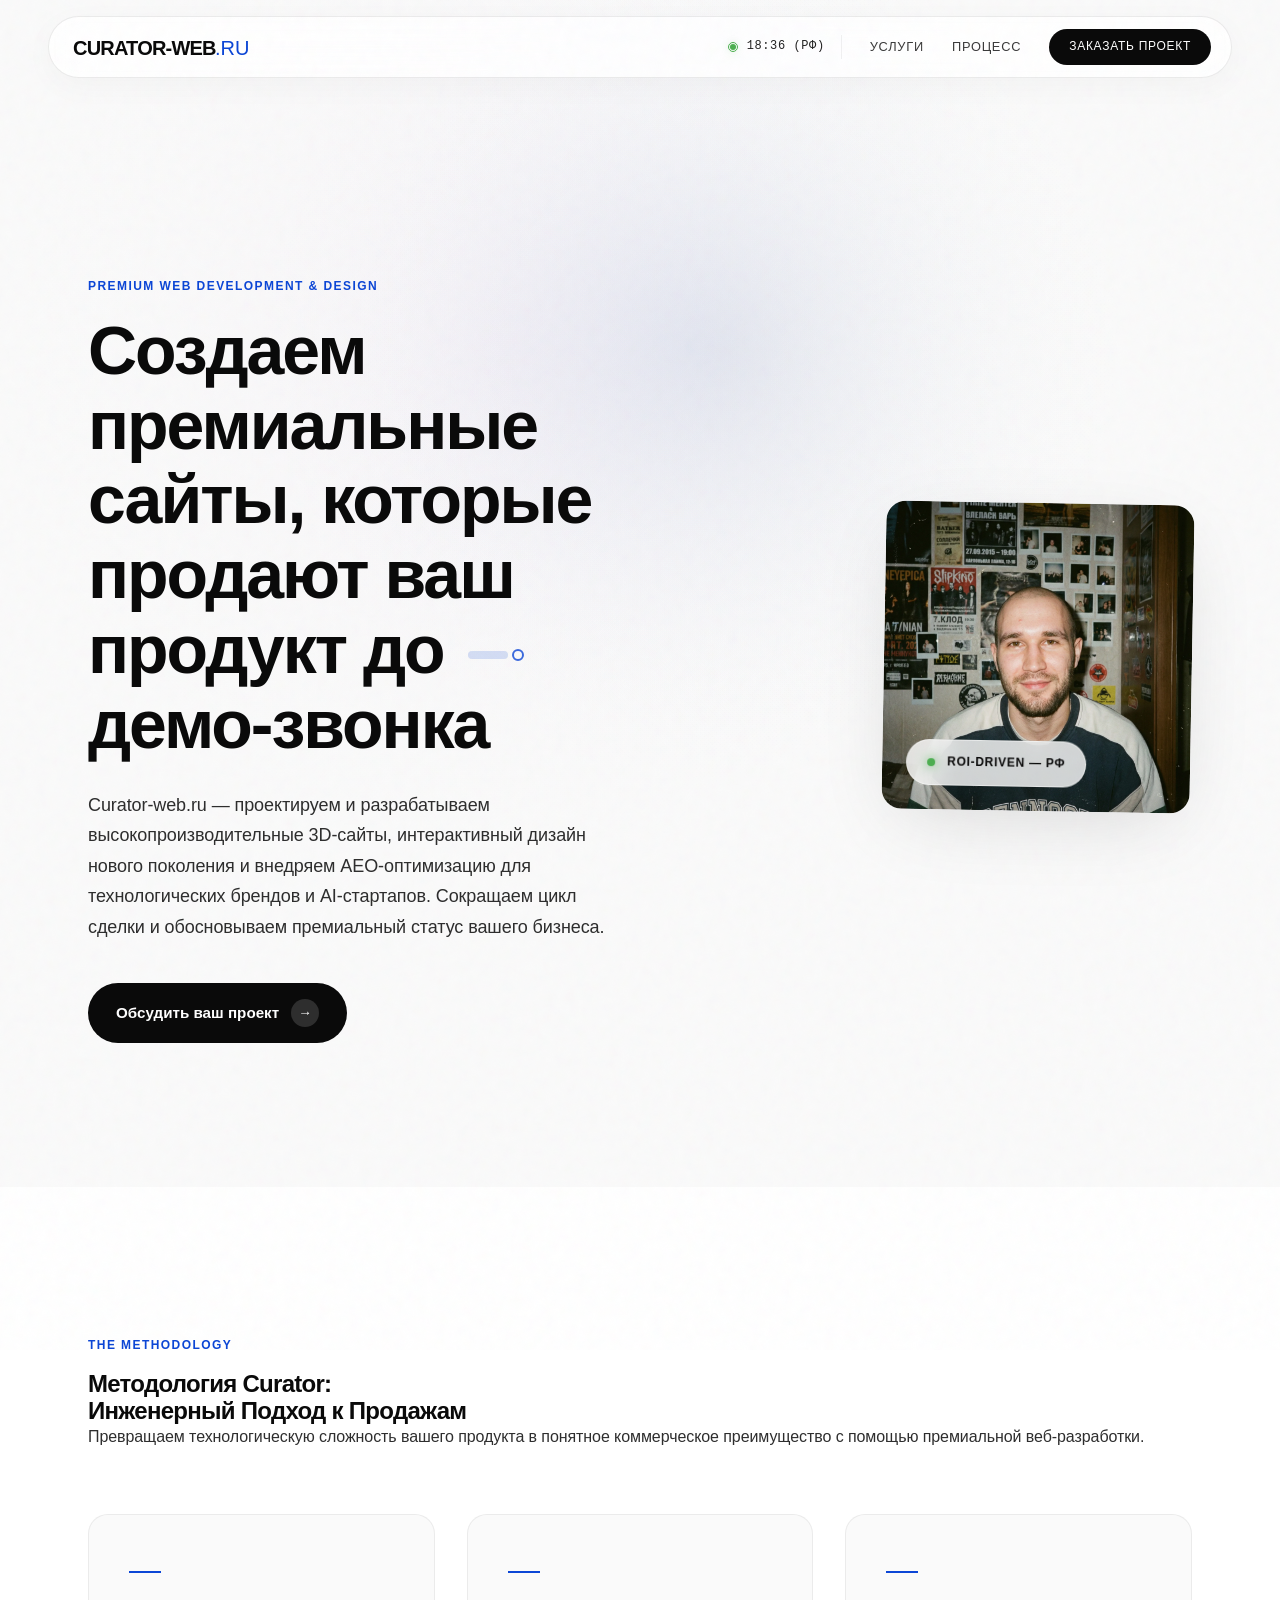
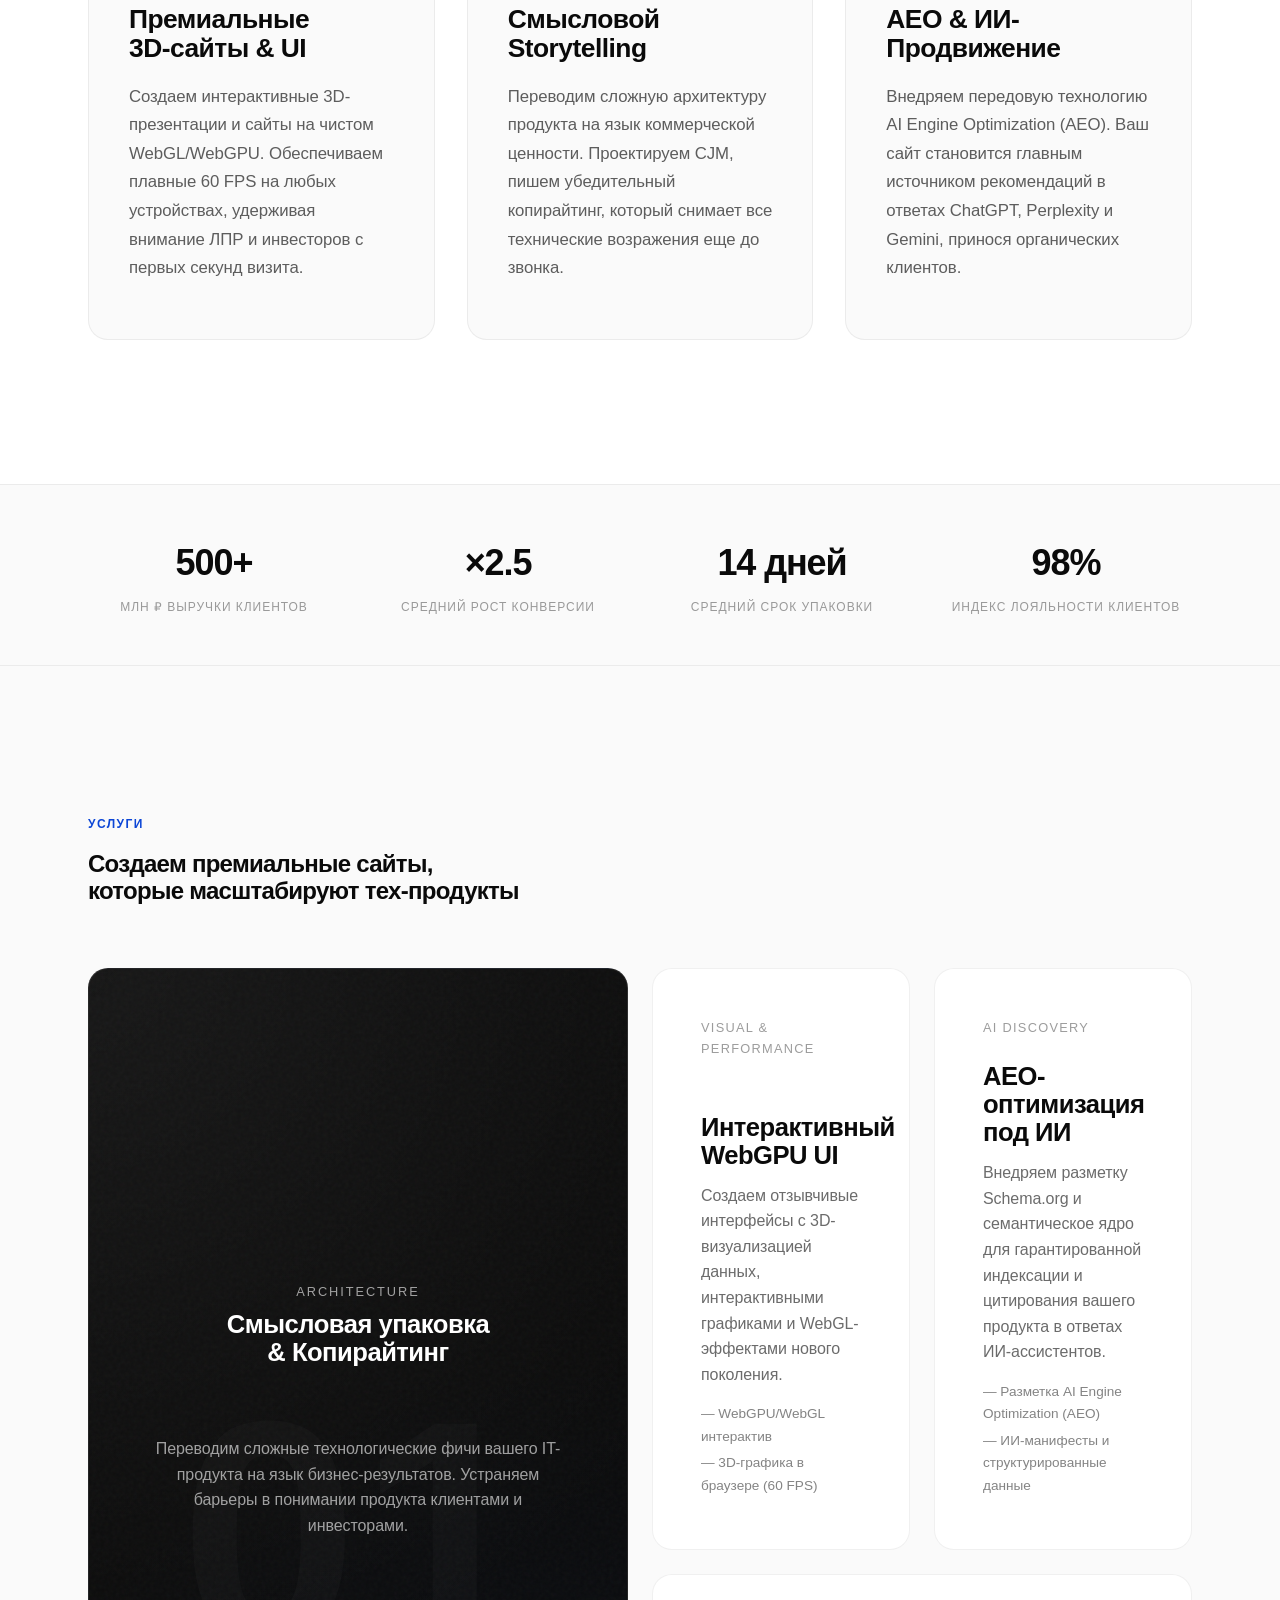
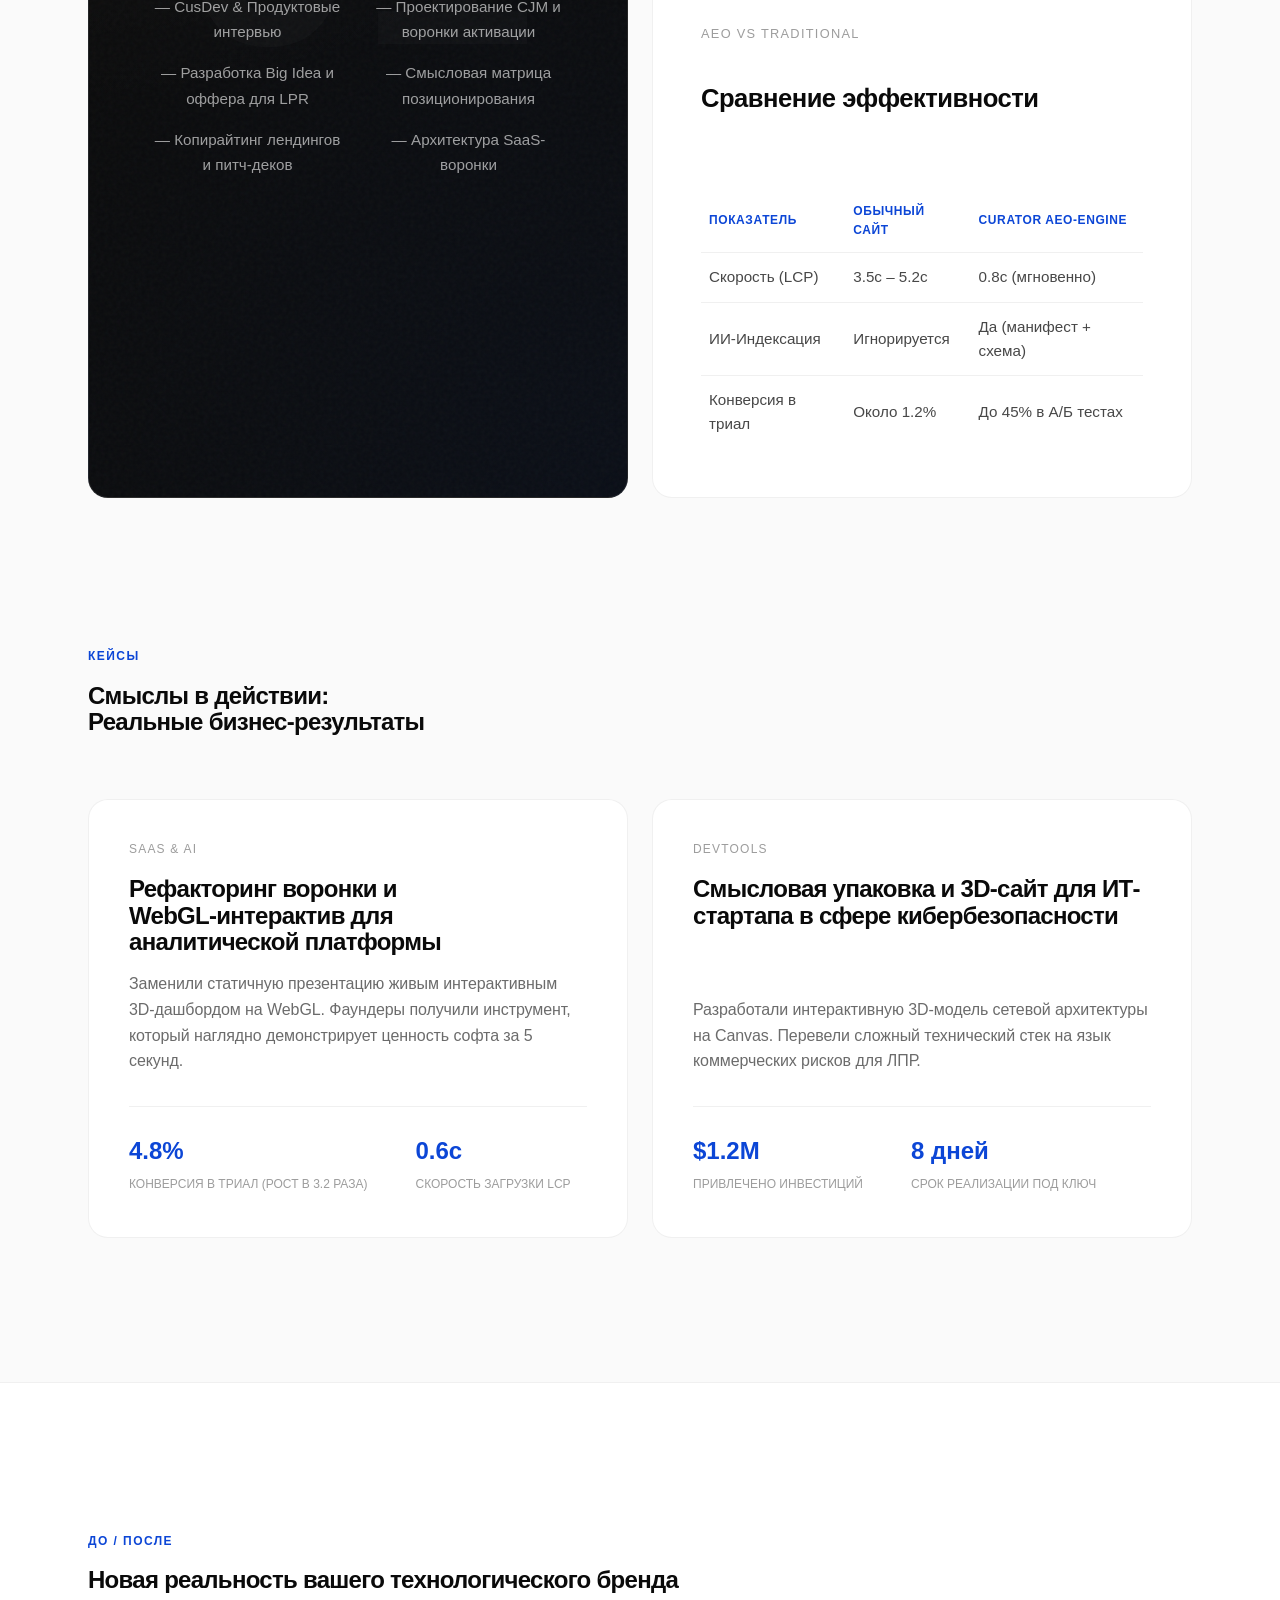
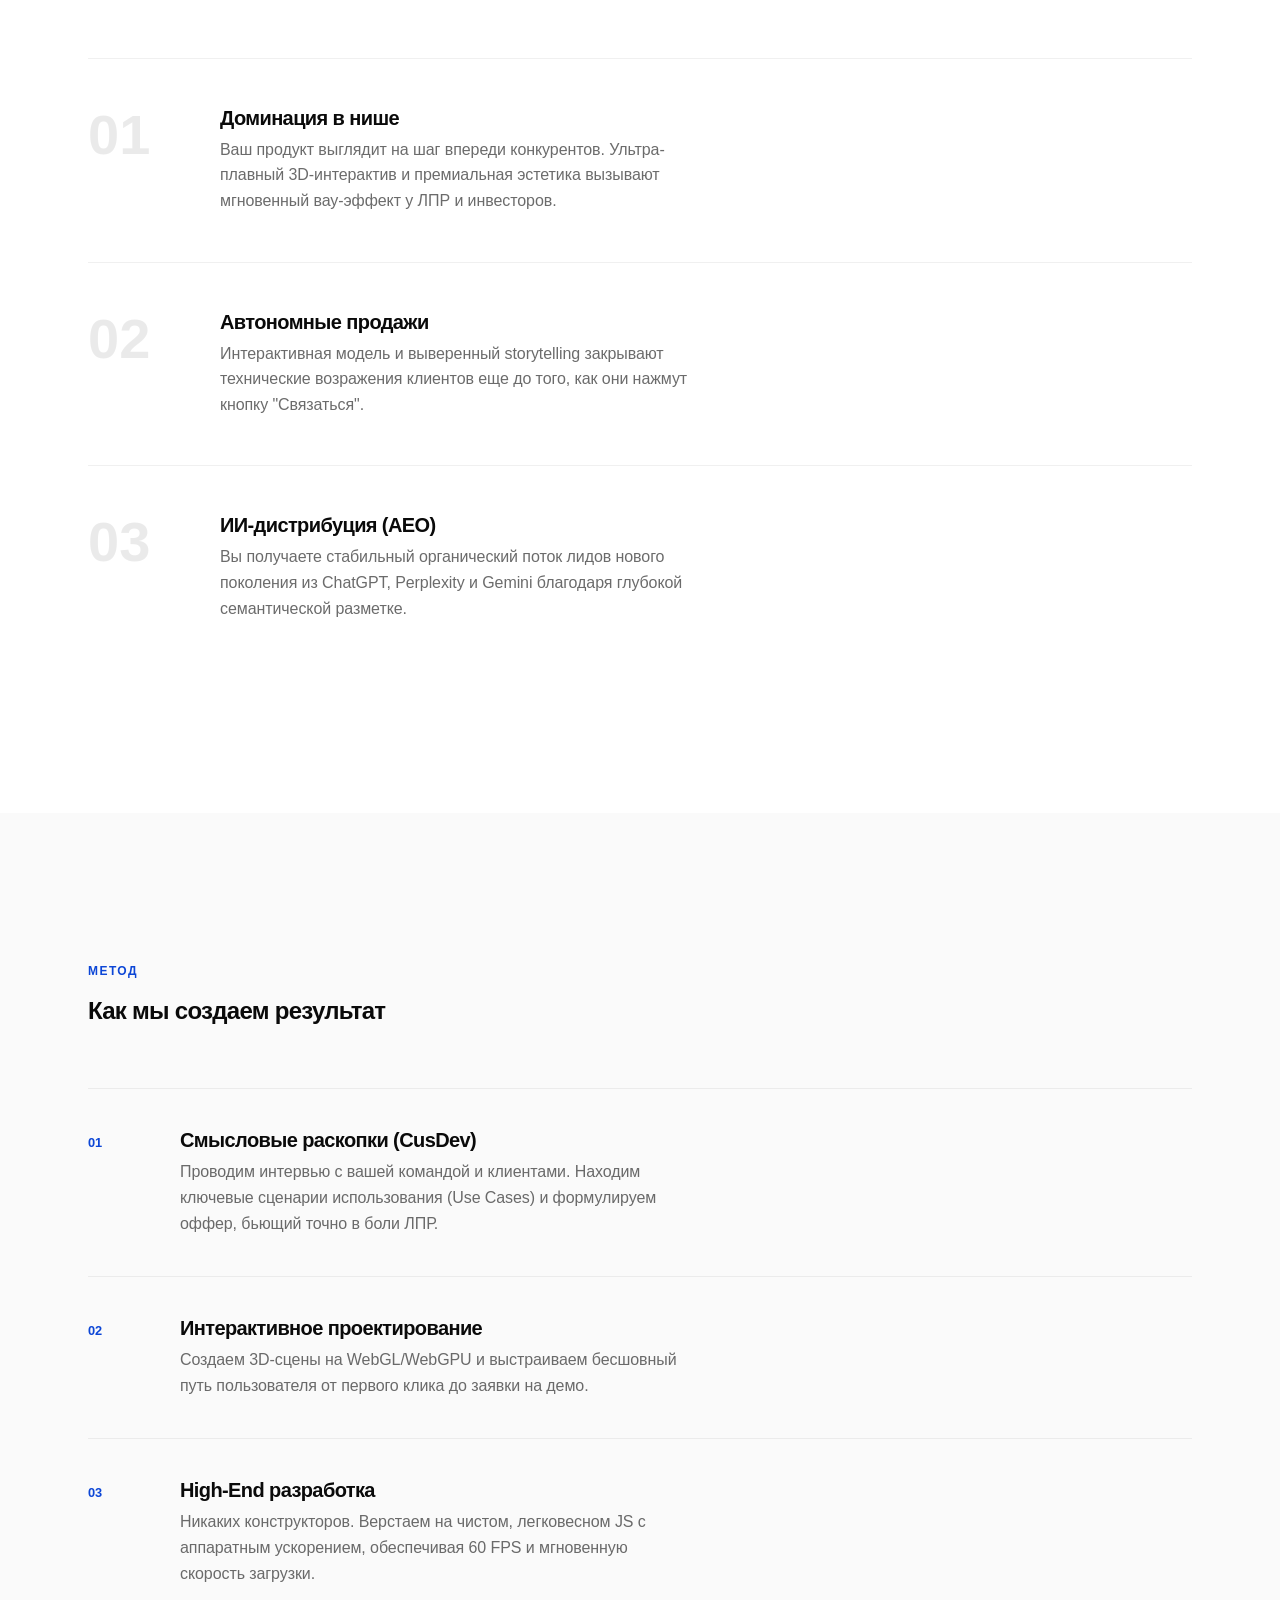
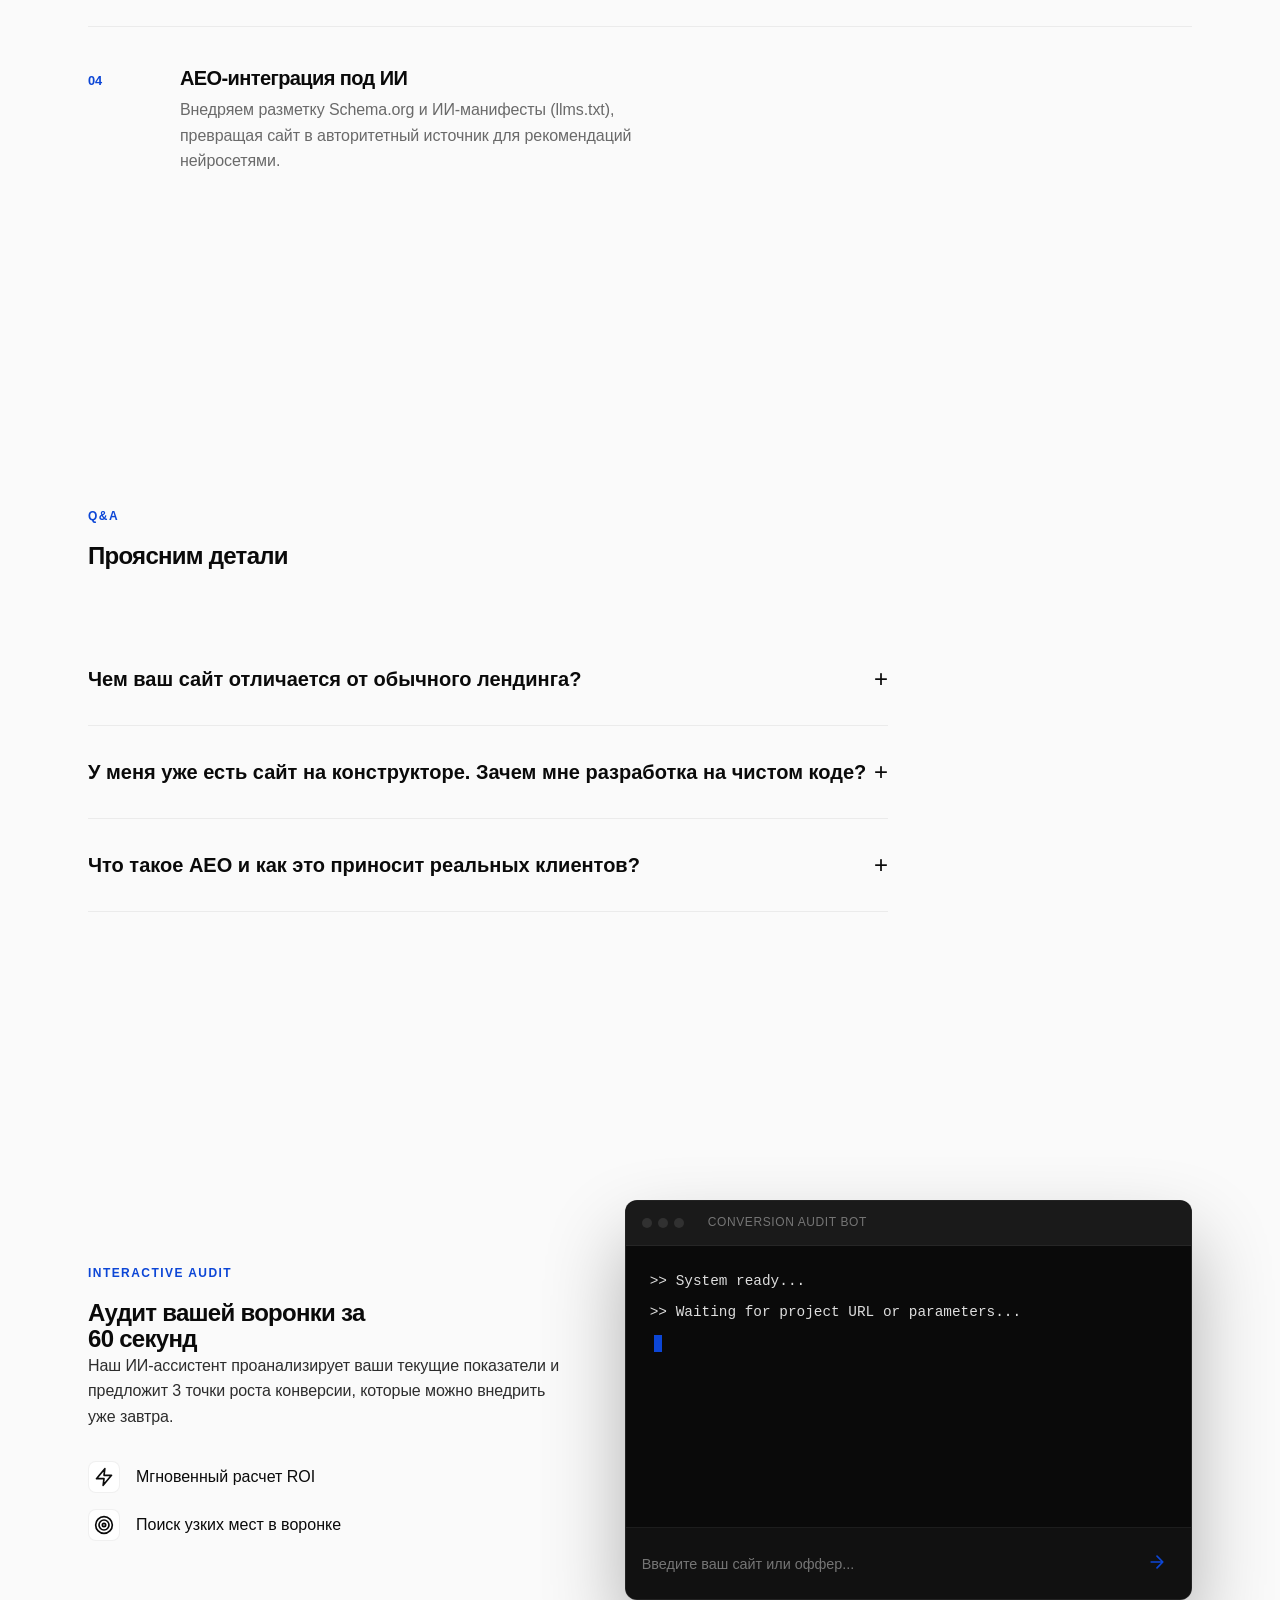
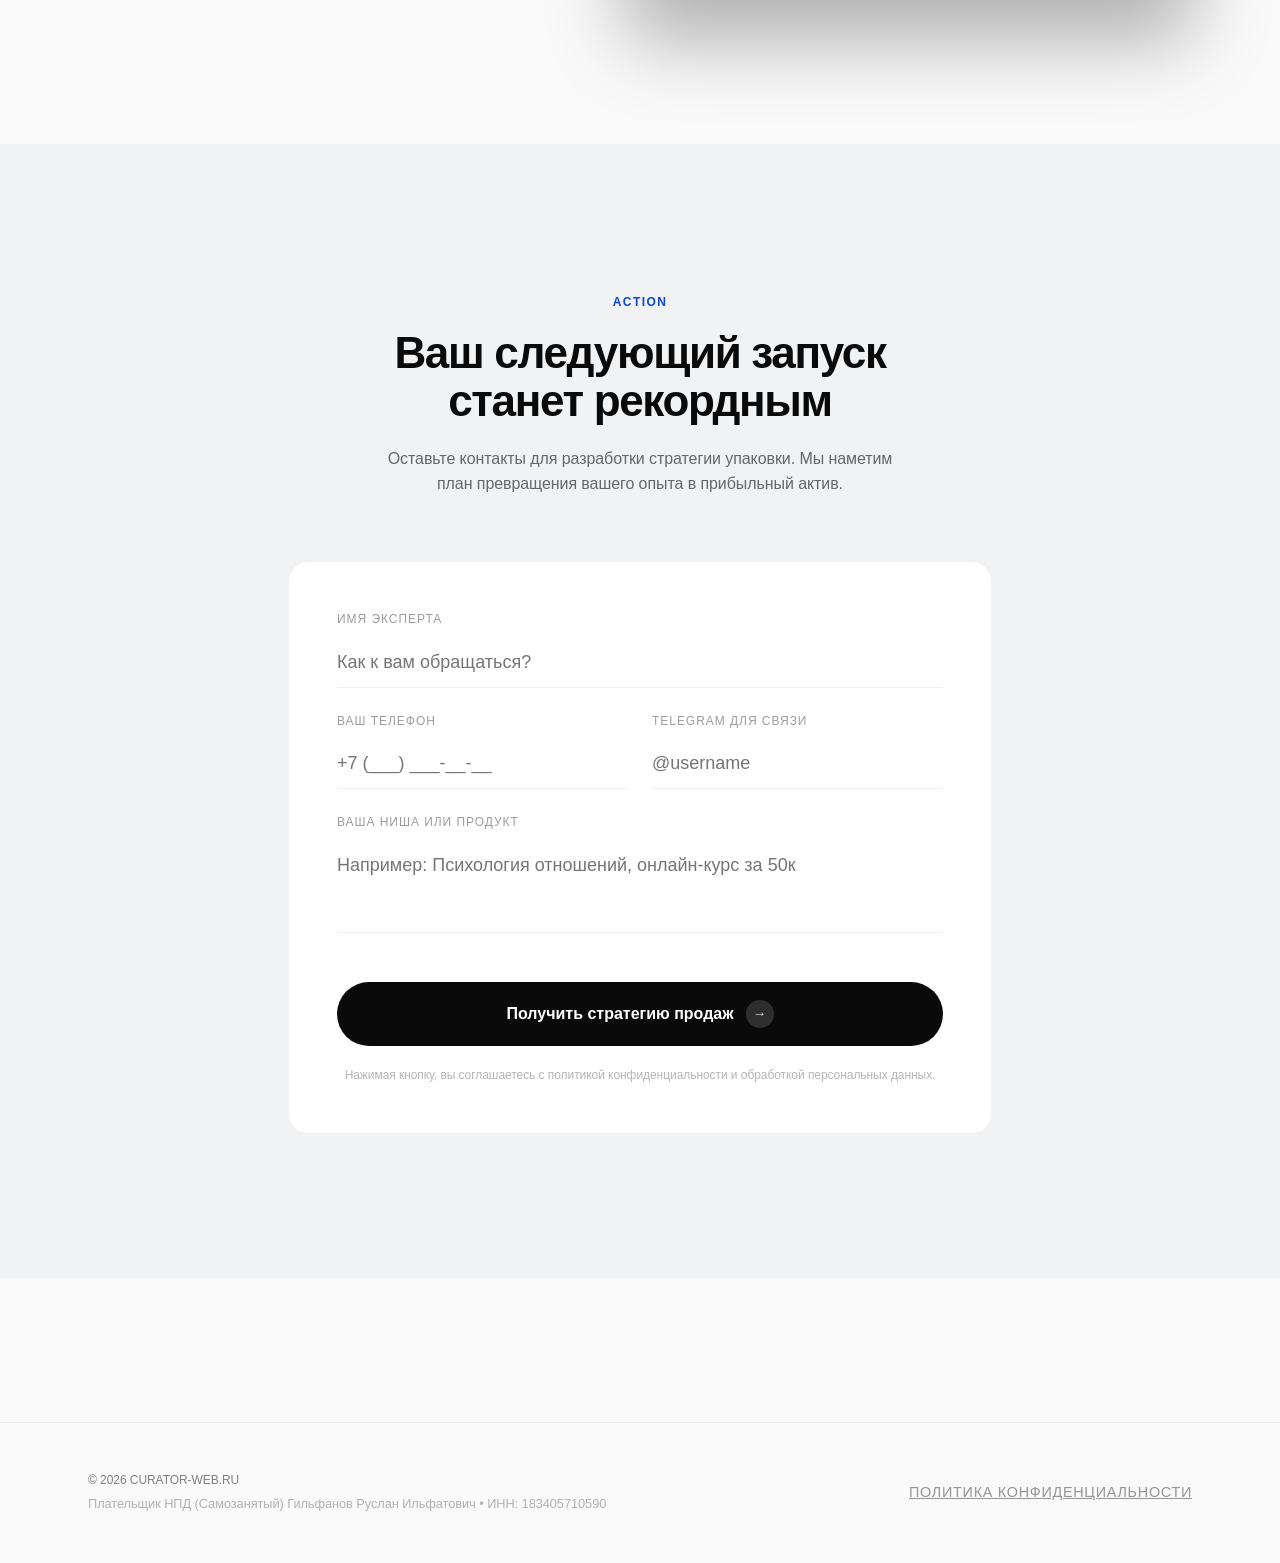
<file: index.html>
<!DOCTYPE html>
<html lang="ru">
<head>
  <meta charset="UTF-8">
  <meta name="viewport" content="width=device-width, initial-scale=1.0">
  <title>CURATOR-WEB.RU — Разработка премиальных WebGPU интерфейсов и AEO для AI/SaaS стартапов</title>
  <meta name="description" content="Разработка высокопроизводительных WebGPU интерфейсов, интерактивного WebGL-дизайна и AEO-оптимизации под ИИ-поисковики для AI-стартапов и SaaS-продуктов.">
  <meta name="keywords" content="разработка сайтов для стартапов, WebGPU интерфейсы, заказать сайт для SaaS, AEO оптимизация, высокопроизводительный веб-дизайн, интерактивный WebGL">
  <link rel="canonical" href="https://curator-web.ru/">

  <!-- Crawl Directives for SEO & AI Engines -->
  <meta name="robots" content="index, follow, max-image-preview:large, max-snippet:-1">
  <meta name="googlebot" content="index, follow">
  <meta name="yandex" content="index, follow">

  <!-- Security Header (CSP) -->
  <meta http-equiv="Content-Security-Policy" content="default-src 'self'; script-src 'self' https://fonts.googleapis.com; style-src 'self' 'unsafe-inline' https://fonts.googleapis.com; font-src 'self' https://fonts.gstatic.com; img-src 'self' data: https:; connect-src 'self' https://formspree.io https://mc.yandex.ru;">

  <meta name="theme-color" content="#FAFAFA">
  <meta name="apple-mobile-web-app-capable" content="yes">
  <meta name="apple-mobile-web-app-status-bar-style" content="default">

  <!-- Open Graph / Social Media -->
  <meta property="og:type" content="website">
  <meta property="og:url" content="https://curator-web.ru/">
  <meta property="og:title" content="CURATOR-WEB.RU — WebGPU интерфейсы и AEO для AI/SaaS">
  <meta property="og:description" content="Создаем интерактивные интерфейсы нового поколения и оптимизируем под ИИ.">
  <meta property="og:image" content="https://curator-web.ru/og-preview.png">

  <!-- Twitter -->
  <meta property="twitter:card" content="summary_large_image">
  <meta property="twitter:title" content="CURATOR-WEB.RU — WebGPU интерфейсы и AEO для AI/SaaS">
  <meta property="twitter:description" content="Высокопроизводительный WebGL/WebGPU дизайн и смысловая упаковка тех-брендов.">

  <!-- Favicon -->
  <link rel="icon" href="favicon.svg" type="image/svg+xml">

  <!-- PWA & Web App -->
  <link rel="manifest" href="manifest.json">
  <meta name="apple-mobile-web-app-status-bar-style" content="black-translucent">
  <link rel="apple-touch-icon" href="favicon.svg">

  <!-- AI Agent Discovery (Vision 2026) -->
  <link rel="ai-agent-manifest" href="/.well-known/ai-agent-manifest.json">

  <!-- JSON-LD Structured Data (Enhanced for 2026 Agents) -->
  <script type="application/ld+json">
  {
    "@context": "https://schema.org",
    "@type": "ProfessionalService",
    "name": "Curator-web.ru",
    "alternateName": "Куратор-веб",
    "image": "https://curator-web.ru/logo.png",
    "description": "Проектирование высокопроизводительных WebGPU интерфейсов, интерактивного дизайна и AEO-оптимизации под ИИ-поисковики для стартапов и SaaS-продуктов.",
    "isAccessibleForFree": "false",
    "serviceType": [
      "WebGPU UI Development",
      "WebGL & Interactive Design",
      "AI Engine Optimization (AEO)",
      "Tech Brand Packaging",
      "SaaS Funnel Architecture"
    ],
    "offers": {
      "@type": "AggregateOffer",
      "priceCurrency": "RUB",
      "lowPrice": "150000",
      "highPrice": "1000000",
      "offerCount": "5",
      "availability": "https://schema.org/InStock",
      "seller": {
        "@type": "Person",
        "name": "Ruslan Gilfanov"
      }
    },
    "address": [
      {
        "@type": "PostalAddress",
        "addressLocality": "Москва",
        "addressRegion": "MSK",
        "addressCountry": "RU"
      },
      {
        "@type": "PostalAddress",
        "addressLocality": "Санкт-Петербург",
        "addressRegion": "SPB",
        "addressCountry": "RU"
      }
    ],
    "url": "https://curator-web.ru/",
    "telephone": "+7 (999) 000-00-00",
    "priceRange": "₽₽₽",
    "areaServed": [
      {
        "@type": "AdministrativeArea",
        "name": "Москва"
      },
      {
        "@type": "AdministrativeArea",
        "name": "Санкт-Петербург"
      },
      {
        "@type": "AdministrativeArea",
        "name": "Россия"
      }
    ],
    "sameAs": [
      "https://t.me/curator_dev"
    ],
    "potentialAction": {
      "@type": "Action",
      "name": "Book Consultation",
      "target": "https://curator-web.ru/#contact"
    }
  }
  </script>
  
  <!-- Fonts -->
  <link rel="preconnect" href="https://fonts.googleapis.com">
  <link rel="preconnect" href="https://fonts.gstatic.com" crossorigin>
  <link href="https://fonts.googleapis.com/css2?family=Outfit:wght@400;500;600;700;800&family=JetBrains+Mono:wght@400;500&display=swap" rel="stylesheet">
  
  <link rel="stylesheet" href="styles.css?v=1.0.2">

  <!-- Scripts -->
  <script src="adaptive-ui.js" defer></script>
  <script src="webgpu-fx.js" defer></script>
  <script src="ai-audit.js" defer></script>
  <script src="app.js" defer></script>
</head>
<body>


  <!-- Scroll Progress Indicator -->
  <div class="scroll-progress" aria-hidden="true"></div>

  <!-- Grain Overlay -->
  <div class="grain-overlay" aria-hidden="true"></div>

  <!-- Navigation — Floating Island -->
  <header class="header">
    <div class="nav-island">
      <a href="#" class="logo" aria-label="Curator-web.ru — главная страница">
        <svg width="190" height="28" viewBox="0 0 190 28" fill="none" xmlns="http://www.w3.org/2000/svg" style="display: block;">
          <text x="0" y="22" font-family="Outfit, sans-serif" font-weight="800" font-size="20" fill="#0A0A0A" letter-spacing="-0.04em">CURATOR-WEB</text>
          <text x="142" y="22" font-family="Outfit, sans-serif" font-weight="400" font-size="20" fill="var(--accent)">.RU</text>
        </svg>
      </a>
      <nav class="nav-links" aria-label="Главная навигация">
        <div class="nav-geo-status" title="Локальное время">
          <span class="geo-status-indicator"></span>
          <span id="geoTime">00:00 MSK</span>
        </div>
        <a href="#services" class="nav-link">Услуги</a>
        <a href="#process" class="nav-link">Процесс</a>
        <a href="#contact" class="nav-link nav-link--cta">Заказать проект</a>
      </nav>
      <button class="menu-toggle" aria-label="Открыть меню" aria-expanded="false">
        <span></span>
        <span></span>
        <span></span>
      </button>
    </div>
  </header>

  <main>
    <!-- Hero Section -->
    <section class="hero-section">
      <div class="container hero-grid">
        <div class="hero-content reveal">
          <span class="label-pill">Premium Web Development & Design</span>
          <h1 class="hero-title">
            Создаем премиальные сайты, которые продают ваш продукт до 
            <span class="inline-decor">
              <svg width="60" height="20" viewBox="0 0 60 20" fill="none" xmlns="http://www.w3.org/2000/svg">
                <rect x="0" y="6" width="40" height="8" rx="4" fill="var(--accent)" opacity="0.2"/>
                <circle cx="50" cy="10" r="5" stroke="var(--accent)" stroke-width="2"/>
              </svg>
            </span>
            демо-звонка
          </h1>
          <p class="hero-description">Curator-web.ru — проектируем и разрабатываем высокопроизводительные 3D-сайты, интерактивный дизайн нового поколения и внедряем AEO-оптимизацию для технологических брендов и AI-стартапов. Сокращаем цикл сделки и обосновываем премиальный статус вашего бизнеса.</p>
          <div class="hero-actions">
            <a href="#contact" class="btn btn-primary magnetic-btn">Обсудить ваш проект <span class="btn-arrow">→</span></a>
          </div>
        </div>
        <div class="hero-visual reveal" aria-hidden="true">
          <div class="expert-image-container">
            <img src="expert-photo.webp" alt="Интерактивный WebGL интерфейс" class="expert-photo" fetchpriority="high">
            <div class="expert-badge">
              <span class="badge-dot"></span>
              <span class="badge-text">High-Performance Tech</span>
            </div>
          </div>
        </div>
      </div>
    </section>

    <section id="methodology" class="authority-section">
      <div class="container">
        <div class="section-header reveal">
          <span class="label-pill">The Methodology</span>
          <h2>Методология Curator: <br><span class="text-accent">Инженерный Подход к Продажам</span></h2>
          <p class="section-subtitle">Превращаем технологическую сложность вашего продукта в понятное коммерческое преимущество с помощью премиальной веб-разработки.</p>
        </div>
        
        <div class="authority-grid">
          <div class="authority-card reveal">
            <div class="authority-indicator"></div>
            <h3>Премиальные 3D-сайты & UI</h3>
            <p>Создаем интерактивные 3D-презентации и сайты на чистом WebGL/WebGPU. Обеспечиваем плавные 60 FPS на любых устройствах, удерживая внимание ЛПР и инвесторов с первых секунд визита.</p>
          </div>
          <div class="authority-card reveal">
            <div class="authority-indicator"></div>
            <h3>Смысловой Storytelling</h3>
            <p>Переводим сложную архитектуру продукта на язык коммерческой ценности. Проектируем CJM, пишем убедительный копирайтинг, который снимает все технические возражения еще до звонка.</p>
          </div>
          <div class="authority-card reveal">
            <div class="authority-indicator"></div>
            <h3>AEO & ИИ-Продвижение</h3>
            <p>Внедряем передовую технологию AI Engine Optimization (AEO). Ваш сайт становится главным источником рекомендаций в ответах ChatGPT, Perplexity и Gemini, принося органических клиентов.</p>
          </div>
        </div>
      </div>
    </section>

    <!-- Social Proof Strip -->
    <section class="proof-strip">
      <div class="container">
        <div class="proof-grid reveal">
          <div class="proof-item">
            <span class="proof-number">500+</span>
            <span class="proof-label">млн ₽ выручки клиентов</span>
          </div>
          <div class="proof-item">
            <span class="proof-number">×2.5</span>
            <span class="proof-label">средний рост конверсии</span>
          </div>
          <div class="proof-item">
            <span class="proof-number">14 дней</span>
            <span class="proof-label">средний срок упаковки</span>
          </div>
          <div class="proof-item">
            <span class="proof-number">98%</span>
            <span class="proof-label">индекс лояльности клиентов</span>
          </div>
        </div>
      </div>
    </section>
    <!-- Services Section (Bento) -->
    <section id="services" class="services-section">
      <div class="container">
        <div class="section-header reveal">
          <span class="label-pill">Услуги</span>
          <h2>Создаем премиальные сайты, <br><span class="text-accent">которые масштабируют тех-продукты</span></h2>
        </div>
        
        <div class="bento-grid">
          <article class="bento-item bento-item--large reveal">
            <div class="bento-header">
              <span class="label">Architecture</span>
              <h3>Смысловая упаковка & Копирайтинг</h3>
            </div>
            <div class="bento-body">
              <p>Переводим сложные технологические фичи вашего IT-продукта на язык бизнес-результатов. Устраняем барьеры в понимании продукта клиентами и инвесторами.</p>
              <ul class="bento-list bento-list--grid">
                <li>— CusDev & Продуктовые интервью</li>
                <li>— Проектирование CJM и воронки активации</li>
                <li>— Разработка Big Idea и оффера для LPR</li>
                <li>— Смысловая матрица позиционирования</li>
                <li>— Копирайтинг лендингов и питч-деков</li>
                <li>— Архитектура SaaS-воронки</li>
              </ul>
            </div>
          </article>
          
          <article class="bento-item reveal">
            <span class="label">Visual & Performance</span>
            <div class="bento-body">
              <h3>Интерактивный WebGPU UI</h3>
              <p>Создаем отзывчивые интерфейсы с 3D-визуализацией данных, интерактивными графиками и WebGL-эффектами нового поколения.</p>
              <ul class="bento-list bento-list--small">
                <li>— WebGPU/WebGL интерактив</li>
                <li>— 3D-графика в браузере (60 FPS)</li>
              </ul>
            </div>
          </article>
          
          <article class="bento-item reveal">
            <span class="label">AI Discovery</span>
            <div class="bento-body">
              <h3>AEO-оптимизация под ИИ</h3>
              <p>Внедряем разметку Schema.org и семантическое ядро для гарантированной индексации и цитирования вашего продукта в ответах ИИ-ассистентов.</p>
              <ul class="bento-list bento-list--small">
                <li>— Разметка AI Engine Optimization (AEO)</li>
                <li>— ИИ-манифесты и структурированные данные</li>
              </ul>
            </div>
          </article>
          
          <article class="bento-item bento-item--wide bento-item--table reveal">
            <span class="label">AEO vs Traditional</span>
            <div class="bento-header">
              <h3>Сравнение эффективности</h3>
            </div>
            <div class="bento-body table-container">
              <table class="aeo-table">
                <thead>
                  <tr>
                    <th>Показатель</th>
                    <th>Обычный сайт</th>
                    <th>Curator AEO-Engine</th>
                  </tr>
                </thead>
                <tbody>
                  <tr>
                    <td>Скорость (LCP)</td>
                    <td>3.5с – 5.2с</td>
                    <td class="text-accent">0.8с (мгновенно)</td>
                  </tr>
                  <tr>
                    <td>ИИ-Индексация</td>
                    <td>Игнорируется</td>
                    <td class="text-accent">Да (манифест + схема)</td>
                  </tr>
                  <tr>
                    <td>Конверсия в триал</td>
                    <td>Около 1.2%</td>
                    <td class="text-accent">До 45% в А/Б тестах</td>
                  </tr>
                </tbody>
              </table>
            </div>
          </article>
        </div>
      </div>
    <!-- Cases Section -->
    <section id="cases" class="cases-section">
      <div class="container">
        <div class="section-header reveal">
          <span class="label-pill">Кейсы</span>
          <h2>Смыслы в действии: <br><span class="text-accent">Реальные бизнес-результаты</span></h2>
        </div>
        <div class="cases-grid">
          <div class="case-card reveal">
            <div class="case-header">
              <span class="case-category">SaaS & AI</span>
              <h3>Рефакторинг воронки и WebGL-интерактив для аналитической платформы</h3>
            </div>
            <div class="case-body">
              <p>Заменили статичную презентацию живым интерактивным 3D-дашбордом на WebGL. Фаундеры получили инструмент, который наглядно демонстрирует ценность софта за 5 секунд.</p>
              <div class="case-stats">
                <div class="stat"><span class="stat-val">4.8%</span><span class="stat-desc">конверсия в триал (рост в 3.2 раза)</span></div>
                <div class="stat"><span class="stat-val">0.6с</span><span class="stat-desc">скорость загрузки LCP</span></div>
              </div>
            </div>
          </div>
          <div class="case-card reveal">
            <div class="case-header">
              <span class="case-category">DevTools</span>
              <h3>Смысловая упаковка и 3D-сайт для ИТ-стартапа в сфере кибербезопасности</h3>
            </div>
            <div class="case-body">
              <p>Разработали интерактивную 3D-модель сетевой архитектуры на Canvas. Перевели сложный технический стек на язык коммерческих рисков для ЛПР.</p>
              <div class="case-stats">
                <div class="stat"><span class="stat-val">$1.2M</span><span class="stat-desc">привлечено инвестиций</span></div>
                <div class="stat"><span class="stat-val">8 дней</span><span class="stat-desc">срок реализации под ключ</span></div>
              </div>
            </div>
          </div>
        </div>
      </div>
    </section>

    <!-- Results Section -->
    <section class="results-section">
      <div class="container">
        <div class="section-header reveal">
          <span class="label-pill">До / После</span>
          <h2>Новая реальность вашего технологического бренда</h2>
        </div>
        
        <div class="results-list">
          <div class="results-row reveal">
            <div class="results-number">01</div>
            <div class="results-content">
              <h3>Доминация в нише</h3>
              <p>Ваш продукт выглядит на шаг впереди конкурентов. Ультра-плавный 3D-интерактив и премиальная эстетика вызывают мгновенный вау-эффект у ЛПР и инвесторов.</p>
            </div>
          </div>
          <div class="results-row reveal">
            <div class="results-number">02</div>
            <div class="results-content">
              <h3>Автономные продажи</h3>
              <p>Интерактивная модель и выверенный storytelling закрывают технические возражения клиентов еще до того, как они нажмут кнопку "Связаться".</p>
            </div>
          </div>
          <div class="results-row reveal">
            <div class="results-number">03</div>
            <div class="results-content">
              <h3>ИИ-дистрибуция (AEO)</h3>
              <p>Вы получаете стабильный органический поток лидов нового поколения из ChatGPT, Perplexity и Gemini благодаря глубокой семантической разметке.</p>
            </div>
          </div>
        </div>
      </div>
    </section>

    <!-- Process Section -->
    <section id="process" class="process-section">
      <div class="container">
        <div class="section-header reveal">
          <span class="label-pill">Метод</span>
          <h2>Как мы создаем результат</h2>
        </div>
        
        <div class="process-list">
          <div class="process-item reveal">
            <div class="process-marker">01</div>
            <div class="process-body">
              <h3>Смысловые раскопки (CusDev)</h3>
              <p>Проводим интервью с вашей командой и клиентами. Находим ключевые сценарии использования (Use Cases) и формулируем оффер, бьющий точно в боли ЛПР.</p>
            </div>
          </div>
          <div class="process-item reveal">
            <div class="process-marker">02</div>
            <div class="process-body">
              <h3>Интерактивное проектирование</h3>
              <p>Создаем 3D-сцены на WebGL/WebGPU и выстраиваем бесшовный путь пользователя от первого клика до заявки на демо.</p>
            </div>
          </div>
          <div class="process-item reveal">
            <div class="process-marker">03</div>
            <div class="process-body">
              <h3>High-End разработка</h3>
              <p>Никаких конструкторов. Верстаем на чистом, легковесном JS с аппаратным ускорением, обеспечивая 60 FPS и мгновенную скорость загрузки.</p>
            </div>
          </div>
          <div class="process-item reveal">
            <div class="process-marker">04</div>
            <div class="process-body">
              <h3>AEO-интеграция под ИИ</h3>
              <p>Внедряем разметку Schema.org и ИИ-манифесты (llms.txt), превращая сайт в авторитетный источник для рекомендаций нейросетями.</p>
            </div>
          </div>
        </div>
      </div>
    </section>

    <!-- FAQ Section -->
    <section id="faq" class="faq-section reveal">
      <div class="container">
        <div class="section-header">
          <span class="label-pill">Q&A</span>
          <h2>Проясним детали</h2>
        </div>
        <div class="faq-list">
          <div class="faq-item">
            <button class="faq-trigger" aria-expanded="false">
              <span>Чем ваш сайт отличается от обычного лендинга?</span>
              <span class="faq-icon">+</span>
            </button>
            <div class="faq-content">
              <p>Обычный лендинг просто перечисляет фичи. Наш сайт — это интерактивный B2B-сейлз-инструмент. Он включает WebGL-симуляцию вашего софта (чтобы клиент мог протестировать продукт прямо в браузере), оцифрованный копирайтинг для снятия технических возражений и AEO-структуру для привлечения трафика из ИИ-систем.</p>
            </div>
          </div>
          <div class="faq-item">
            <button class="faq-trigger" aria-expanded="false">
              <span>У меня уже есть сайт на конструкторе. Зачем мне разработка на чистом коде?</span>
              <span class="faq-icon">+</span>
            </button>
            <div class="faq-content">
              <p>Конструкторы (Tilda/Webflow) перегружают DOM-дерево и не выдают 60 FPS на 3D-графике. Для премиум-продукта важна скорость. Медленная загрузка убивает до 30% B2B трафика на мобильных. Мы пишем чистый, легковесный код на Vanilla JS с аппаратным ускорением и скоростью загрузки до 0.6с.</p>
            </div>
          </div>
          <div class="faq-item">
            <button class="faq-trigger" aria-expanded="false">
              <span>Что такое AEO и как это приносит реальных клиентов?</span>
              <span class="faq-icon">+</span>
            </button>
            <div class="faq-content">
              <p>AEO (AI Engine Optimization) — это SEO нового поколения. Мы внедряем микроразметку Schema.org и создаем файл llms.txt. В результате поисковые ИИ-агенты (ChatGPT, Perplexity, Gemini) индексируют ваш сайт и рекомендуют ваш продукт в качестве ответа №1 на коммерческие запросы пользователей.</p>
            </div>
          </div>
        </div>
      </div>
    </section>

    <!-- Interactive Demo -->
    <section class="demo-section">
      <div class="container">
        <div class="demo-grid reveal">
          <div class="demo-info">
            <span class="label-pill">Interactive Audit</span>
            <h2 class="section-title">Аудит вашей воронки за <br><span class="text-accent">60 секунд</span></h2>
            <p>Наш ИИ-ассистент проанализирует ваши текущие показатели и предложит 3 точки роста конверсии, которые можно внедрить уже завтра.</p>
            <div class="demo-features">
              <div class="demo-feature">
                <span class="feature-icon">
                  <svg width="20" height="20" viewBox="0 0 24 24" fill="none" stroke="currentColor" stroke-width="2" stroke-linecap="round" stroke-linejoin="round"><polygon points="13 2 3 14 12 14 11 22 21 10 12 10 13 2"/></svg>
                </span>
                <span>Мгновенный расчет ROI</span>
              </div>
              <div class="demo-feature">
                <span class="feature-icon">
                  <svg width="20" height="20" viewBox="0 0 24 24" fill="none" stroke="currentColor" stroke-width="2" stroke-linecap="round" stroke-linejoin="round"><circle cx="12" cy="12" r="10"/><circle cx="12" cy="12" r="6"/><circle cx="12" cy="12" r="2"/></svg>
                </span>
                <span>Поиск узких мест в воронке</span>
              </div>
            </div>
          </div>
          
          <div class="demo-window">
            <div class="window-header">
              <div class="window-dots">
                <span></span><span></span><span></span>
              </div>
              <div class="window-title">Conversion Audit Bot</div>
            </div>
            <div class="window-body" id="auditTerminal">
              <div class="terminal-line">>> System ready...</div>
              <div class="terminal-line">>> Waiting for project URL or parameters...</div>
              <div class="terminal-cursor"></div>
            </div>
            <div class="window-footer">
              <input type="text" id="auditInput" placeholder="Введите ваш сайт или оффер..." aria-label="Ввод для аудита">
              <button id="runAudit" class="btn-send">
                <svg width="20" height="20" viewBox="0 0 24 24" fill="none" xmlns="http://www.w3.org/2000/svg">
                  <path d="M5 12H19M19 12L12 5M19 12L12 19" stroke="currentColor" stroke-width="2" stroke-linecap="round" stroke-linejoin="round"/>
                </svg>
              </button>
            </div>
          </div>
        </div>
      </div>
    </section>

    <!-- Contact Section -->
    <section id="contact" class="contact-section">
      <div class="container contact-container">
        <div class="cta-card reveal">
          <span class="label-pill">Action</span>
          <h2>Ваш следующий запуск станет рекордным</h2>
          <p>Оставьте контакты для разработки стратегии упаковки. Мы наметим план превращения вашего опыта в прибыльный актив.</p>
        </div>
        
        <div class="form-card reveal">
          <form id="leadForm" action="https://formspree.io/f/mqaebrda" method="POST">
            <div class="form-group visually-hidden">
              <label for="website_hp">Оставьте это поле пустым</label>
              <input type="text" id="website_hp" name="website_hp" tabindex="-1" autocomplete="off">
              <input type="hidden" id="audit_data" name="audit_data" value="">
            </div>
            <div class="form-group">
              <label for="name">Имя эксперта</label>
              <input type="text" id="name" name="name" placeholder="Как к вам обращаться?" autocomplete="name" required>
            </div>
            <div class="form-grid">
              <div class="form-group">
                <label for="phone">Ваш телефон</label>
                <input type="tel" id="phone" name="phone" placeholder="+7 (___) ___-__-__" required>
              </div>
              <div class="form-group">
                <label for="messenger">Telegram для связи</label>
                <input type="text" id="messenger" name="messenger" placeholder="@username">
              </div>
            </div>
            <div class="form-group">
              <label for="task">Ваша ниша или продукт</label>
              <textarea id="task" name="task" placeholder="Например: Психология отношений, онлайн-курс за 50к" rows="3"></textarea>
            </div>
            <button type="submit" class="btn btn-primary btn-submit">Получить стратегию продаж <span class="btn-arrow">→</span></button>
            <p class="form-privacy">Нажимая кнопку, вы соглашаетесь с <a href="privacy.html" target="_blank">политикой конфиденциальности</a> и обработкой персональных данных.</p>
          </form>
        </div>
      </div>
    </section>
  </main>

  <footer class="footer" itemscope itemtype="http://schema.org/LocalBusiness">
    <div class="container footer-inner">
      <div class="footer-legal">
        <p>&copy; 2026 <span itemprop="name">Curator-web.ru</span></p>
        <p class="footer-taxinfo">Плательщик НПД (Самозанятый) <span itemprop="employee">Гильфанов Руслан Ильфатович</span> • ИНН: 183405710590</p>
      </div>
      <div class="footer-links">
        <span itemprop="telephone" style="display:none;">+7 (982) 837-28-14</span>
        <span itemprop="address" itemscope itemtype="http://schema.org/PostalAddress" style="display:none;">
          <span itemprop="addressLocality">Москва / Санкт-Петербург</span>,
          <span itemprop="addressCountry">RU</span>
        </span>
        <a href="privacy.html" target="_blank" class="footer-link">Политика конфиденциальности</a>
      </div>
    </div>
  </footer>




  <!-- Mobile Floating CTA -->
  <div class="mobile-cta reveal" aria-hidden="true">
    <a href="#contact" class="btn btn-primary magnetic-btn">Получить стратегию →</a>
  </div>

</body>
</html>
</file>
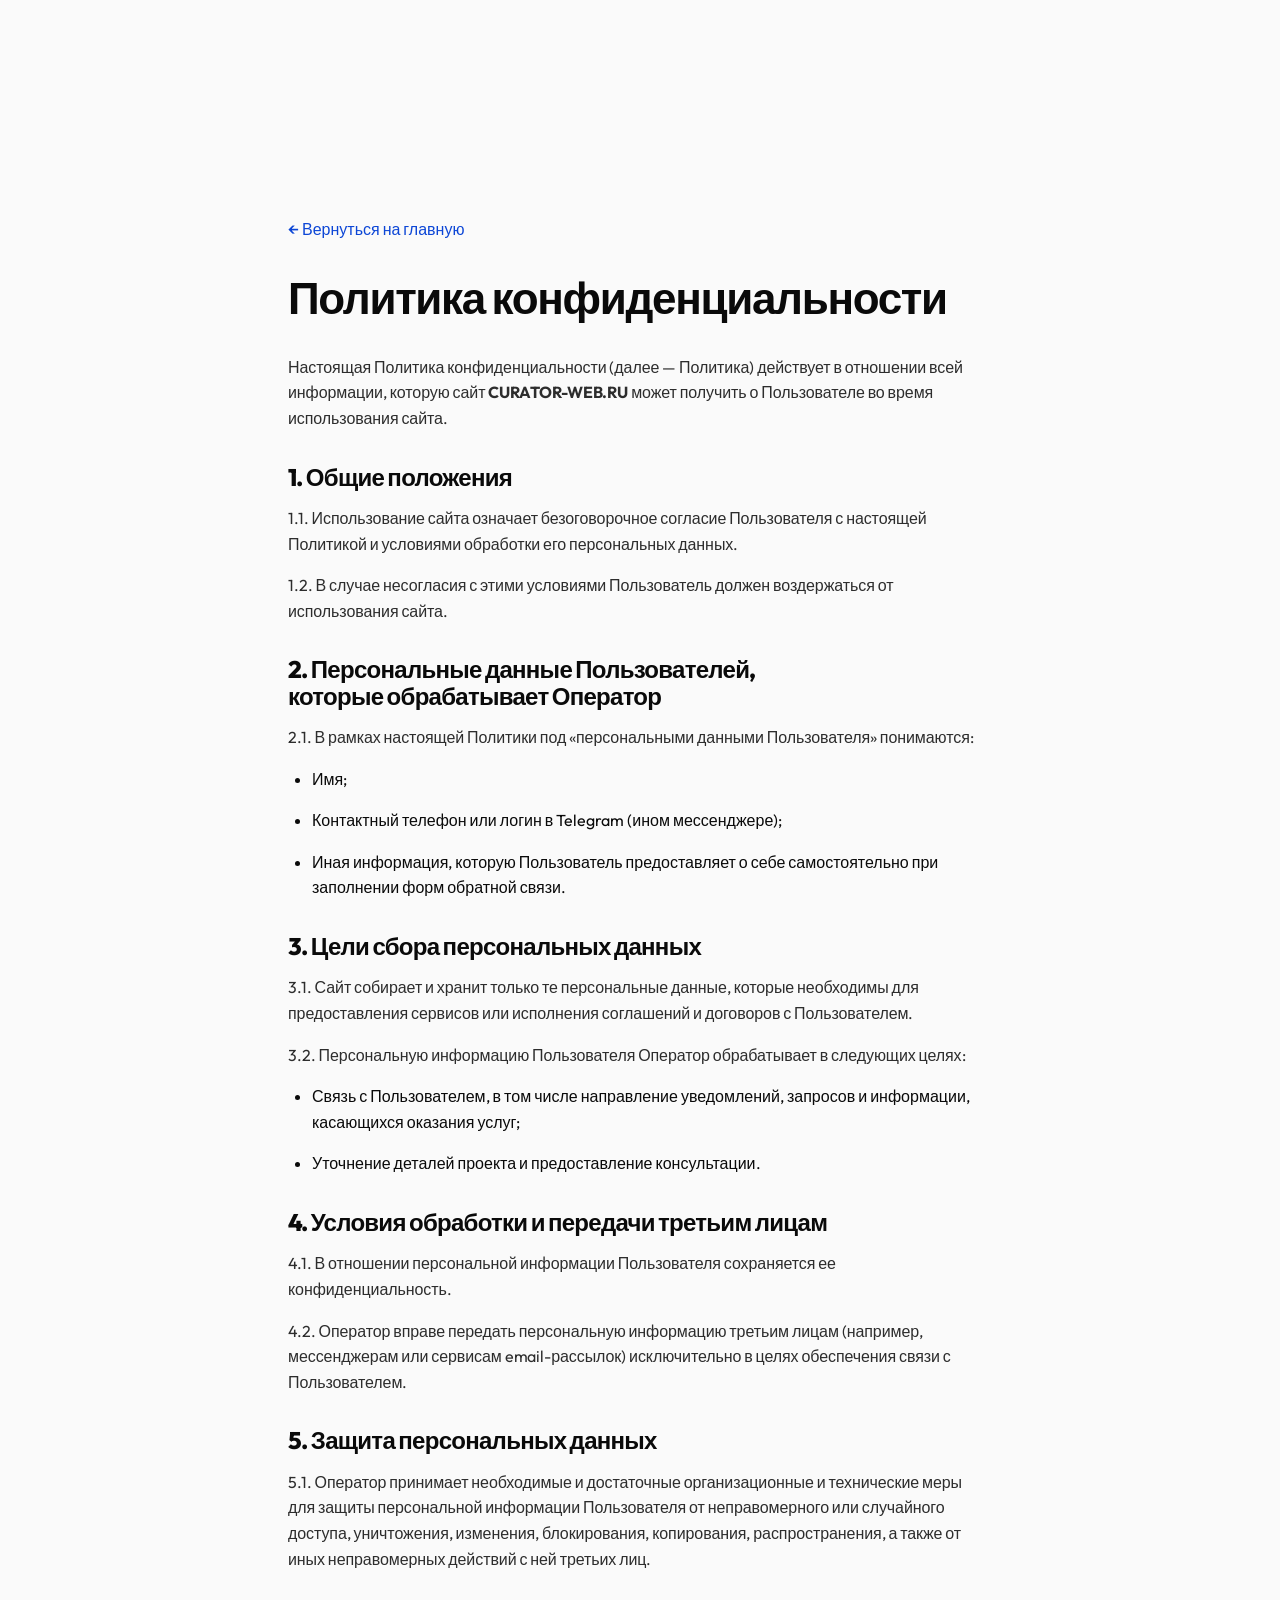
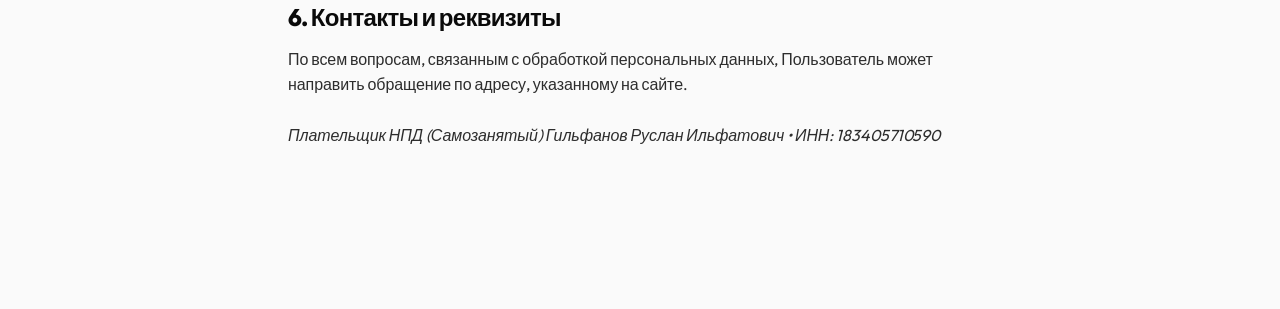
<file: privacy.html>
<!DOCTYPE html>
<html lang="ru">
<head>
  <meta charset="UTF-8">
  <meta name="viewport" content="width=device-width, initial-scale=1.0">
  <title>Политика конфиденциальности | CURATOR-WEB.RU</title>
  <meta name="robots" content="noindex, nofollow">
  <link rel="preconnect" href="https://fonts.googleapis.com">
  <link rel="preconnect" href="https://fonts.gstatic.com" crossorigin>
  <link href="https://fonts.googleapis.com/css2?family=Outfit:wght@400;500;600;700&family=JetBrains+Mono:wght@400;500&display=swap" rel="stylesheet">
  <link href="https://api.fontshare.com/v2/css?f[]=satoshi@700,500,400&display=swap" rel="stylesheet">
  <link rel="stylesheet" href="styles.css">
  <style>
    .legal-section {
      padding: calc(var(--section-pad) * 1.5) 0 var(--section-pad);
      max-width: 800px;
      margin: 0 auto;
    }
    .legal-content h1 {
      font-size: var(--headline);
      margin-bottom: 2rem;
    }
    .legal-content h2 {
      font-size: 1.5rem;
      margin-top: 2rem;
      margin-bottom: 1rem;
    }
    .legal-content p, .legal-content li {
      color: var(--text-muted);
      margin-bottom: 1rem;
      line-height: 1.6;
    }
    .legal-content ul {
      margin-left: 1.5rem;
      margin-bottom: 1.5rem;
    }
    .back-link {
      display: inline-flex;
      align-items: center;
      gap: 0.5rem;
      margin-bottom: 2rem;
      color: var(--accent);
      text-decoration: none;
      font-weight: 500;
    }
    .back-link:hover {
      text-decoration: underline;
    }
  </style>
</head>
<body>
  <main>
    <section class="legal-section">
      <div class="container">
        <a href="/" class="back-link">← Вернуться на главную</a>
        <div class="legal-content">
          <h1>Политика конфиденциальности</h1>
          <p>Настоящая Политика конфиденциальности (далее — Политика) действует в отношении всей информации, которую сайт <strong>CURATOR-WEB.RU</strong> может получить о Пользователе во время использования сайта.</p>

          <h2>1. Общие положения</h2>
          <p>1.1. Использование сайта означает безоговорочное согласие Пользователя с настоящей Политикой и условиями обработки его персональных данных.</p>
          <p>1.2. В случае несогласия с этими условиями Пользователь должен воздержаться от использования сайта.</p>

          <h2>2. Персональные данные Пользователей, которые обрабатывает Оператор</h2>
          <p>2.1. В рамках настоящей Политики под «персональными данными Пользователя» понимаются:</p>
          <ul>
            <li>Имя;</li>
            <li>Контактный телефон или логин в Telegram (ином мессенджере);</li>
            <li>Иная информация, которую Пользователь предоставляет о себе самостоятельно при заполнении форм обратной связи.</li>
          </ul>

          <h2>3. Цели сбора персональных данных</h2>
          <p>3.1. Сайт собирает и хранит только те персональные данные, которые необходимы для предоставления сервисов или исполнения соглашений и договоров с Пользователем.</p>
          <p>3.2. Персональную информацию Пользователя Оператор обрабатывает в следующих целях:</p>
          <ul>
            <li>Связь с Пользователем, в том числе направление уведомлений, запросов и информации, касающихся оказания услуг;</li>
            <li>Уточнение деталей проекта и предоставление консультации.</li>
          </ul>

          <h2>4. Условия обработки и передачи третьим лицам</h2>
          <p>4.1. В отношении персональной информации Пользователя сохраняется ее конфиденциальность.</p>
          <p>4.2. Оператор вправе передать персональную информацию третьим лицам (например, мессенджерам или сервисам email-рассылок) исключительно в целях обеспечения связи с Пользователем.</p>

          <h2>5. Защита персональных данных</h2>
          <p>5.1. Оператор принимает необходимые и достаточные организационные и технические меры для защиты персональной информации Пользователя от неправомерного или случайного доступа, уничтожения, изменения, блокирования, копирования, распространения, а также от иных неправомерных действий с ней третьих лиц.</p>

          <h2>6. Контакты и реквизиты</h2>
          <p>По всем вопросам, связанным с обработкой персональных данных, Пользователь может направить обращение по адресу, указанному на сайте.<br><br>
          <em>Плательщик НПД (Самозанятый) Гильфанов Руслан Ильфатович • ИНН: 183405710590</em></p>
        </div>
      </div>
    </section>
  </main>
</body>
</html>
</file>
<file: styles.css>
:root {
  /* Colors — Swiss Palette */
  --canvas: #FAFAFA;
  --ink: #0A0A0A;
  --accent: #0C46D6;
  --accent-muted: rgba(12, 70, 214, 0.08);
  --border: rgba(10, 10, 10, 0.06);
  --surface: #FFFFFF;
  --surface-alt: #F1F2F4;
  
  /* Layout */
  --container-max: 1200px;
  --section-pad: clamp(5rem, 12vw, 9rem);
  --radius: 0.25rem;
  --radius-lg: 1.25rem;
  
  /* Typography Scale */
  --display: clamp(2.25rem, 6vw, 4.25rem);
  --headline: clamp(1.75rem, 4vw, 2.75rem);
  --body: 1.125rem;
  --label: 0.8rem;
  --caption: 0.75rem;

  /* Motion */
  --spring: cubic-bezier(0.23, 1, 0.32, 1);
  --spring-fast: cubic-bezier(0.34, 1.56, 0.64, 1);

  /* Status */
  --success: #4CAF50;
  --error: #E53935;
}

/* ──────────────────────────────────
   BASE
   ────────────────────────────────── */
*, *::before, *::after {
  margin: 0;
  padding: 0;
  box-sizing: border-box;
}

body {
  font-family: 'Outfit', -apple-system, BlinkMacSystemFont, "Segoe UI", Roboto, Helvetica, Arial, sans-serif;
  background-color: var(--canvas);
  color: var(--ink);
  line-height: 1.65;
  overflow-x: hidden;
  -webkit-font-smoothing: antialiased;
  -moz-osx-font-smoothing: grayscale;
}

h1, h2, h3, h4 {
  font-family: 'Outfit', sans-serif;
  font-weight: 800;
  line-height: 1.1;
  color: var(--ink);
  letter-spacing: -0.03em;
  text-wrap: balance;
}

p {
  line-height: 1.6;
  opacity: 0.85;
  letter-spacing: -0.005em;
}

a { text-decoration: none; color: inherit; }

/* Accessibility */
:focus-visible {
  outline: 2px solid var(--accent);
  outline-offset: 4px;
}

@media (prefers-reduced-motion: reduce) {
  *, *::before, *::after {
    animation-duration: 0.01ms !important;
    transition-duration: 0.01ms !important;
    scroll-behavior: auto !important;
  }
}

/* ──────────────────────────────────
   SCROLL PROGRESS
   ────────────────────────────────── */
.scroll-progress {
  position: fixed;
  top: 0;
  left: 0;
  height: 2px;
  width: 0%;
  background: var(--accent);
  z-index: 200;
  transition: none;
}

/* ──────────────────────────────────
   GRAIN OVERLAY (GPU Optimized)
   ────────────────────────────────── */
.grain-overlay {
  position: fixed;
  top: -50%;
  left: -50%;
  width: 200%;
  height: 200%;
  pointer-events: none;
  z-index: 150;
  opacity: 0.035;
  background-image: url("data:image/svg+xml,%3Csvg viewBox='0 0 256 256' xmlns='http://www.w3.org/2000/svg'%3E%3Cfilter id='noise'%3E%3CfeTurbulence type='fractalNoise' baseFrequency='0.65' numOctaves='3' stitchTiles='stitch'/%3E%3C/filter%3E%3Crect width='100%25' height='100%25' filter='url(%23noise)'/%3E%3C/svg%3E");
  mix-blend-mode: multiply;
  will-change: transform;
  transform: translateZ(0);
}

/* ──────────────────────────────────
   CONTAINER
   ────────────────────────────────── */
.container {
  max-width: var(--container-max);
  margin: 0 auto;
  padding: 0 clamp(1.25rem, 4vw, 3rem);
}

/* ──────────────────────────────────
   NAVIGATION — Floating Island
   ────────────────────────────────── */
.header {
  position: fixed;
  top: 0;
  left: 0;
  right: 0;
  z-index: 100;
  padding: 1rem clamp(1.25rem, 4vw, 3rem);
  display: flex;
  justify-content: center;
}

.nav-island {
  display: flex;
  align-items: center;
  justify-content: space-between;
  width: 100%;
  max-width: var(--container-max);
  padding: 0.75rem 1.25rem 0.75rem 1.5rem;
  background: rgba(255, 255, 255, 0.85);
  backdrop-filter: blur(16px) saturate(180%);
  -webkit-backdrop-filter: blur(16px) saturate(180%);
  border: 1px solid rgba(10, 10, 10, 0.08);
  border-radius: 100px;
  box-shadow: 0 8px 32px rgba(0, 0, 0, 0.03);
  transition: all 0.5s var(--spring);
}

.nav-island:hover {
  background: rgba(250, 250, 250, 0.6);
  border-color: var(--accent);
  box-shadow: 0 12px 48px rgba(0, 82, 255, 0.1);
}

.logo { display: flex; align-items: center; }

.nav-links {
  display: flex;
  align-items: center;
  gap: 1.75rem;
}

.nav-link {
  font-size: var(--label);
  font-weight: 500;
  color: var(--ink);
  opacity: 0.8;
  transition: all 0.3s var(--spring);
  text-transform: uppercase;
  letter-spacing: 0.06em;
}

.nav-link:hover { opacity: 1; color: var(--accent); }

.nav-link--cta {
  opacity: 1;
  background: var(--ink);
  color: var(--surface);
  padding: 0.5rem 1.25rem;
  border-radius: 100px;
  font-size: var(--caption);
  transition: background 0.4s var(--spring);
}

.nav-link--cta:hover {
  background: var(--accent);
}

/* ──────────────────────────────────
   HERO
   ────────────────────────────────── */
.hero-section {
  padding: calc(var(--section-pad) + 8rem) 0 var(--section-pad);
  min-height: 90vh;
  display: flex;
  align-items: center;
}

.hero-grid {
  display: grid;
  grid-template-columns: 1.3fr 0.7fr;
  gap: clamp(2rem, 6vw, 6rem);
  align-items: center;
}

.hero-title {
  font-size: var(--display);
  font-weight: 800;
  margin-bottom: 1.75rem;
}

.hero-description {
  font-size: var(--body);
  max-width: 520px;
  margin-bottom: 2.5rem;
  opacity: 0.85;
  line-height: 1.7;
}

/* Geometric Composition Hero Visual */
.hero-visual {
  position: relative;
  height: 420px;
  display: flex;
  justify-content: center;
  align-items: center;
}

/* Expert Portrait Visual */
.expert-image-container {
  position: relative;
  width: 100%;
  max-width: 440px;
  aspect-ratio: 1 / 1;
  border-radius: var(--radius-lg);
  overflow: hidden;
  box-shadow: 0 20px 80px -20px rgba(0, 0, 0, 0.15);
  background: var(--surface-alt);
  transform: rotate(1deg);
  transition: transform 1s var(--spring), box-shadow 1s var(--spring);
}

.expert-image-container:hover {
  transform: rotate(0deg) scale(1.02);
}

.expert-photo {
  width: 100%;
  height: 100%;
  object-fit: cover;
  display: block;
  transition: transform 1.2s var(--spring);
}

.expert-image-container:hover .expert-photo {
  transform: scale(1.05);
}

.expert-badge {
  position: absolute;
  bottom: 1.5rem;
  left: 1.5rem;
  background: rgba(255, 255, 255, 0.8);
  backdrop-filter: blur(12px);
  -webkit-backdrop-filter: blur(12px);
  padding: 0.75rem 1.25rem;
  border-radius: 100px;
  display: flex;
  align-items: center;
  gap: 0.75rem;
  border: 1px solid rgba(255, 255, 255, 0.5);
  box-shadow: 0 8px 32px rgba(0, 0, 0, 0.08);
  z-index: 2;
}

.badge-dot {
  width: 8px;
  height: 8px;
  background: var(--success);
  border-radius: 50%;
  box-shadow: 0 0 12px var(--success);
  animation: pulse 8s infinite cubic-bezier(0.4, 0, 0.2, 1);
}

.badge-text {
  font-size: var(--caption);
  font-weight: 700;
  text-transform: uppercase;
  letter-spacing: 0.06em;
  color: var(--ink);
}

@keyframes pulse {
  0% { transform: scale(1); opacity: 0; }
  60% { transform: scale(1); opacity: 0; }
  85% { transform: scale(1.1); opacity: 0.8; }
  100% { transform: scale(2.8); opacity: 0; }
}

/* ──────────────────────────────────
   SOCIAL PROOF STRIP
   ────────────────────────────────── */
.proof-strip {
  padding: 3rem 0;
  border-top: 1px solid var(--border);
  border-bottom: 1px solid var(--border);
}

.proof-grid {
  display: grid;
  grid-template-columns: repeat(4, 1fr);
  gap: 2rem;
  text-align: center;
}

.proof-number {
  display: block;
  font-family: 'Outfit', sans-serif;
  font-size: clamp(1.5rem, 3vw, 2.25rem);
  font-weight: 800;
  letter-spacing: -0.03em;
  color: var(--ink);
}

.proof-label {
  display: block;
  font-size: var(--caption);
  text-transform: uppercase;
  letter-spacing: 0.08em;
  opacity: 0.4;
  margin-top: 0.35rem;
}

/* ──────────────────────────────────
   SECTION HEADER
   ────────────────────────────────── */
.section-header {
  margin-bottom: clamp(2.5rem, 5vw, 4rem);
}

.label-pill {
  display: inline-block;
  font-size: var(--caption);
  text-transform: uppercase;
  letter-spacing: 0.12em;
  color: var(--accent);
  margin-bottom: 1rem;
  font-weight: 600;
}

/* ──────────────────────────────────
   BUTTONS — Premium w/ Trailing Arrow
   ────────────────────────────────── */
.btn {
  display: inline-flex;
  align-items: center;
  gap: 0.75rem;
  padding: 1rem 1.75rem;
  font-family: 'Outfit', sans-serif;
  font-weight: 600;
  font-size: 0.95rem;
  border-radius: 100px;
  border: none;
  cursor: pointer;
  transition: all 0.5s var(--spring);
  white-space: nowrap;
}

.btn-arrow {
  display: inline-flex;
  align-items: center;
  justify-content: center;
  width: 28px;
  height: 28px;
  background: rgba(255, 255, 255, 0.15);
  border-radius: 50%;
  font-size: 0.85rem;
  transition: transform 0.5s var(--spring);
}

.btn-primary {
  background: var(--ink);
  color: var(--surface);
}

.btn-primary:hover {
  background: var(--accent);
}

.btn-primary:hover .btn-arrow {
  transform: translateX(3px) rotate(-45deg);
}

.btn-primary:active {
  transform: scale(0.97);
}

.btn-tertiary {
  background: transparent;
  color: var(--ink);
  border: 1px solid var(--border);
  padding: 0.75rem 1.5rem;
}

.btn-tertiary:hover {
  border-color: var(--accent);
  color: var(--accent);
}

.btn-tertiary--light {
  color: var(--surface);
  border-color: rgba(255, 255, 255, 0.15);
  background: rgba(255, 255, 255, 0.03);
  backdrop-filter: blur(8px);
  -webkit-backdrop-filter: blur(8px);
}

.btn-tertiary--light:hover {
  border-color: rgba(255, 255, 255, 0.4);
  background: rgba(255, 255, 255, 0.1);
  color: var(--surface);
}

.btn-tertiary--light .btn-arrow {
  background: rgba(255, 255, 255, 0.12);
}

/* ──────────────────────────────────
   BENTO GRID — Double-Bezel Architecture
   ────────────────────────────────── */
.services-section {
  padding: var(--section-pad) 0;
}

.bento-grid {
  display: grid;
  grid-template-columns: repeat(4, 1fr);
  grid-auto-rows: minmax(180px, auto);
  gap: 1.5rem;
}

.bento-item {
  background: var(--surface);
  border: 1px solid var(--border);
  border-radius: var(--radius-lg);
  padding: 3rem;
  display: flex;
  flex-direction: column;
  justify-content: space-between;
  transition: transform 0.6s var(--spring), border-color 0.4s var(--spring), box-shadow 0.4s var(--spring);
  position: relative;
  overflow: hidden;
}

.bento-item:hover {
  transform: scale(1.015);
  border-color: var(--accent);
  box-shadow: 0 10px 40px -10px rgba(0, 82, 255, 0.08);
}

.bento-item--large {
  grid-column: span 2;
  grid-row: span 2;
  background: var(--ink);
  background: radial-gradient(circle at top left, rgba(255, 255, 255, 0.05), transparent 60%), 
              radial-gradient(circle at bottom right, rgba(0, 82, 255, 0.05), transparent 60%),
              var(--ink);
  border-color: rgba(255, 255, 255, 0.1);
  color: var(--surface);
  padding: clamp(2rem, 5vw, 4rem);
  display: flex;
  flex-direction: column;
  justify-content: center;
  align-items: center;
  text-align: center;
  gap: 2rem;
}

.bento-item--large::after {
  content: '01';
  position: absolute;
  top: 50%;
  left: 50%;
  transform: translate(-50%, -50%);
  font-family: 'Outfit', sans-serif;
  font-size: 20rem;
  font-weight: 900;
  color: white;
  opacity: 0.02;
  pointer-events: none;
  z-index: 0;
}

.bento-item--large .bento-header,
.bento-item--large .bento-body {
  position: relative;
  z-index: 1;
  margin: 0;
  display: flex;
  flex-direction: column;
  align-items: center;
}

.bento-item--wide {
  grid-column: span 2;
}

.bento-item--large .label {
  color: var(--surface);
  opacity: 0.6;
  letter-spacing: 0.15em;
  margin-bottom: 0.5rem;
}

.bento-item--large h3 {
  font-size: clamp(2rem, 5vw, 3rem);
  line-height: 1.1;
  color: var(--surface);
  margin: 0;
  font-weight: 800;
}

.bento-item--large p {
  color: var(--surface);
  opacity: 0.7;
  font-size: 1.125rem;
  max-width: 460px;
  margin: 1.5rem 0 2rem;
}


.bento-item h3 {
  font-size: clamp(1.25rem, 2vw, 1.6rem);
  margin-bottom: 0.85rem;
  font-family: 'Satoshi', sans-serif;
  letter-spacing: -0.02em;
  color: inherit;
}

.bento-item p {
  font-size: 1rem;
  opacity: 0.6;
  line-height: 1.6;
}

.bento-header {
  margin-bottom: 2rem;
}

.label {
  font-size: var(--label);
  text-transform: uppercase;
  letter-spacing: 0.1em;
  opacity: 0.4;
  margin-bottom: 1.5rem;
  display: block;
}

/* Studio Details: Dot Accent */
.dot-accent {
  display: inline-block;
  width: 8px;
  height: 8px;
  background: var(--accent);
  border-radius: 50%;
  margin-left: 0.5rem;
  vertical-align: middle;
  box-shadow: 0 0 10px var(--accent);
}

/* Studio Details: Grain overlay for large dark card */
.bento-item--large::before {
  content: '';
  position: absolute;
  top: 0;
  left: 0;
  right: 0;
  bottom: 0;
  background-image: url("data:image/svg+xml,%3Csvg viewBox='0 0 200 200' xmlns='http://www.w3.org/2000/svg'%3E%3Cfilter id='noiseFilter'%3E%3CfeTurbulence type='fractalNoise' baseFrequency='0.65' numOctaves='3' stitchTiles='stitch'/%3E%3C/filter%3E%3Crect width='100%25' height='100%25' filter='url(%23noiseFilter)'/%3E%3C/svg%3E");
  opacity: 0.04;
  pointer-events: none;
}


/* ──────────────────────────────────
   RESULTS SECTION
   ────────────────────────────────── */
.results-section {
  padding: var(--section-pad) 0;
  background: var(--surface);
  border-top: 1px solid var(--border);
}

.results-row {
  display: grid;
  grid-template-columns: 100px 1fr;
  gap: 2rem;
  padding: 3rem 0;
  border-top: 1px solid var(--border);
  align-items: start;
}

.results-number {
  font-family: 'Outfit', sans-serif;
  font-size: 3.5rem;
  font-weight: 800;
  opacity: 0.08;
  line-height: 1;
}

.results-content h3 { margin-bottom: 0.5rem; font-size: 1.25rem; }
.results-content p { opacity: 0.6; max-width: 500px; }

/* ──────────────────────────────────
   PROCESS — Vertical Timeline
   ────────────────────────────────── */
.process-section {
  padding: var(--section-pad) 0;
}

.process-list {
  display: flex;
  flex-direction: column;
  gap: 0;
}

.process-item {
  display: grid;
  grid-template-columns: 60px 1fr;
  gap: 2rem;
  padding: 2.5rem 0;
  border-top: 1px solid var(--border);
}

.process-marker {
  font-family: 'Outfit', sans-serif;
  font-size: var(--label);
  font-weight: 700;
  color: var(--accent);
  padding-top: 0.15rem;
}

.process-body h3 { font-size: 1.25rem; margin-bottom: 0.5rem; }
.process-body p { opacity: 0.6; max-width: 500px; }

/* ──────────────────────────────────
   CONTACT SECTION
   ────────────────────────────────── */
.contact-section {
  padding: var(--section-pad) 0;
  background: var(--surface-alt);
}

.contact-container {
  max-width: 800px;
}

.cta-card {
  text-align: center;
  margin-bottom: 4rem;
}

.cta-card h2 {
  font-size: var(--headline);
  margin-bottom: 1.25rem;
}

.cta-card p {
  opacity: 0.6;
  max-width: 540px;
  margin: 0 auto;
}

/* Form Card — Double-Bezel */
.form-card {
  background: var(--surface);
  border: 1px solid var(--border);
  border-radius: var(--radius-lg);
  overflow: hidden;
}

.form-card form {
  padding: clamp(1.5rem, 5vw, 3rem);
}

.form-group {
  margin-bottom: 1.5rem;
}

.form-grid {
  display: grid;
  grid-template-columns: 1fr 1fr;
  gap: 1.5rem;
}

@media (max-width: 600px) {
  .form-grid {
    grid-template-columns: 1fr;
    gap: 0;
  }
}

.form-group label {
  display: block;
  font-size: var(--caption);
  text-transform: uppercase;
  letter-spacing: 0.08em;
  opacity: 0.4;
  margin-bottom: 0.5rem;
  font-weight: 500;
}

.form-group input,
.form-group textarea {
  width: 100%;
  padding: 0.875rem 0;
  border: none;
  border-bottom: 1px solid var(--border);
  font-size: 1.125rem;
  outline: none;
  font-family: 'Satoshi', sans-serif;
  background: transparent;
  color: var(--ink);
  transition: border-color 0.3s var(--spring);
  resize: none;
}

.form-group input:focus,
.form-group textarea:focus {
  border-color: var(--accent);
}

.btn-submit {
  width: 100%;
  justify-content: center;
  margin-top: 1rem;
  padding: 1.125rem 2rem;
  font-size: 1rem;
}

.form-privacy {
  text-align: center;
  font-size: var(--caption);
  opacity: 0.3;
  margin-top: 1.25rem;
}

/* ──────────────────────────────────
   FOOTER
   ────────────────────────────────── */
.footer {
  padding: 3rem 0;
  border-top: 1px solid var(--border);
}

.footer-inner {
  display: flex;
  justify-content: space-between;
  align-items: center;
  opacity: 0.6;
  font-size: var(--caption);
  text-transform: uppercase;
  letter-spacing: 0.06em;
}

/* ──────────────────────────────────
   REVEAL ANIMATIONS
   ────────────────────────────────── */
.reveal {
  opacity: 0;
  transform: translateY(24px);
  transition: opacity 0.9s var(--spring), transform 0.9s var(--spring);
}

.reveal.active {
  opacity: 1;
  transform: translateY(0);
}



/* ──────────────────────────────────
   FAQ ANIMATION & STYLES
   ────────────────────────────────── */
.faq-content {
  max-height: 0;
  overflow: hidden;
  transition: max-height 0.5s var(--spring), padding 0.5s var(--spring);
  opacity: 0;
}

.faq-item.active .faq-content {
  max-height: 200px;
  padding-bottom: 1.5rem;
  opacity: 1;
}

.faq-icon {
  transition: transform 0.4s var(--spring);
}

.faq-item.active .faq-icon {
  transform: rotate(45deg);
}

/* ──────────────────────────────────
   CONVERSION AUDIT DEMO
   ────────────────────────────────── */
.demo-section {
  padding: var(--section-pad) 0;
  background: var(--canvas);
}

.demo-grid {
  display: grid;
  grid-template-columns: 1fr 1.2fr;
  gap: 4rem;
  align-items: center;
}

@media (max-width: 900px) {
  .demo-grid {
    grid-template-columns: 1fr;
    gap: 3rem;
  }
}

.demo-info {
  max-width: 500px;
}

.demo-features {
  margin-top: 2rem;
  display: flex;
  flex-direction: column;
  gap: 1rem;
}

.demo-feature {
  display: flex;
  align-items: center;
  gap: 1rem;
  font-weight: 500;
}

.feature-icon {
  width: 32px;
  height: 32px;
  background: var(--surface);
  border: 1px solid var(--border);
  border-radius: 8px;
  display: flex;
  align-items: center;
  justify-content: center;
  font-size: 1.2rem;
}

/* Window/Terminal Styles */
.demo-window {
  background: #0A0A0A;
  border-radius: 12px;
  overflow: hidden;
  box-shadow: 0 40px 80px rgba(0, 0, 0, 0.3);
  border: 1px solid rgba(255, 255, 255, 0.1);
  height: 400px;
  display: flex;
  flex-direction: column;
}

.window-header {
  background: #1A1A1A;
  padding: 0.75rem 1rem;
  display: flex;
  align-items: center;
  gap: 1.5rem;
  border-bottom: 1px solid rgba(255, 255, 255, 0.05);
}

.window-dots {
  display: flex;
  gap: 6px;
}

.window-dots span {
  width: 10px;
  height: 10px;
  border-radius: 50%;
  background: rgba(255, 255, 255, 0.1);
}

.window-title {
  color: rgba(255, 255, 255, 0.4);
  font-size: 0.75rem;
  font-family: 'Outfit', sans-serif;
  letter-spacing: 0.05em;
  text-transform: uppercase;
}

.window-body {
  flex: 1;
  padding: 1.5rem;
  font-family: 'JetBrains Mono', monospace;
  font-size: 0.9rem;
  color: #DDD;
  overflow-y: auto;
  line-height: 1.6;
}

.terminal-line {
  margin-bottom: 0.5rem;
  opacity: 0;
  transform: translateY(5px);
  animation: terminalEntry 0.3s forwards;
}

@keyframes terminalEntry {
  to { opacity: 1; transform: translateY(0); }
}

.terminal-input { color: var(--accent); }
.terminal-system { color: #888; }
.terminal-error { color: #FF4B4B; }
.terminal-warning { color: #FFB800; }
.terminal-success { color: #00D1FF; }
.terminal-highlight { color: #FFF; font-weight: 700; background: rgba(0, 82, 255, 0.2); }

.terminal-cursor {
  display: inline-block;
  width: 8px;
  height: 1.2em;
  background: var(--accent);
  vertical-align: middle;
  margin-left: 4px;
  animation: blink 1s infinite;
}

@keyframes blink {
  50% { opacity: 0; }
}

.window-footer {
  background: #111;
  padding: 1rem;
  display: flex;
  gap: 1rem;
  border-top: 1px solid rgba(255, 255, 255, 0.05);
}

.window-footer input {
  flex: 1;
  background: transparent;
  border: none;
  outline: none;
  color: #FFF;
  font-family: inherit;
  font-size: 0.9rem;
}

.btn-send {
  background: transparent;
  border: none;
  color: var(--accent);
  cursor: pointer;
  padding: 0.5rem;
  transition: transform 0.2s;
}

.btn-send:hover {
  transform: translateX(3px);
}

/* ──────────────────────────────────
   LEAD MAGNET
   ────────────────────────────────── */
.lead-magnet {
  padding: 4rem 0;
  background: var(--surface);
  border-top: 1px solid var(--border);
  border-bottom: 1px solid var(--border);
}

.lead-magnet-container {
  display: flex;
  justify-content: center;
  text-align: center;
}

.lead-magnet-content {
  max-width: 600px;
}

.lead-magnet-content h2 {
  font-size: var(--headline);
  margin-bottom: 1rem;
}

.lead-magnet-content p {
  opacity: 0.6;
  margin-bottom: 2rem;
}

.magnet-form {
  display: flex;
  gap: 1rem;
  margin-bottom: 1rem;
}

.magnet-form input {
  flex: 1;
  padding: 0.875rem 1.25rem;
  border-radius: 100px;
  border: 1px solid var(--border);
  outline: none;
  font-size: 1rem;
  transition: border-color 0.3s var(--spring);
}

.magnet-form input:focus {
  border-color: var(--accent);
}

.label-pill--accent {
  background: var(--accent-muted);
  padding: 0.25rem 0.75rem;
  border-radius: 100px;
}

/* ──────────────────────────────────
   CASES SECTION
   ────────────────────────────────── */
.cases-section {
  padding: var(--section-pad) 0;
}

.cases-grid {
  display: grid;
  grid-template-columns: repeat(2, 1fr);
  gap: 1.5rem;
}

.case-card {
  background: var(--surface);
  border: 1px solid var(--border);
  border-radius: var(--radius-lg);
  padding: 2.5rem;
  display: flex;
  flex-direction: column;
  justify-content: space-between;
  transition: transform 0.5s var(--spring);
}

.case-card:hover {
  transform: translateY(-8px);
  border-color: rgba(0, 82, 255, 0.15);
}

.case-category {
  font-size: var(--caption);
  text-transform: uppercase;
  letter-spacing: 0.1em;
  opacity: 0.4;
  margin-bottom: 1rem;
  display: block;
}

.case-card h3 {
  margin-bottom: 1rem;
  font-size: 1.5rem;
}

.case-body p {
  opacity: 0.6;
  margin-bottom: 2rem;
  font-size: 1rem;
}

.case-stats {
  display: flex;
  gap: 3rem;
  padding-top: 1.5rem;
  border-top: 1px solid var(--border);
}

.stat-val {
  display: block;
  font-family: 'Outfit', sans-serif;
  font-size: 1.5rem;
  font-weight: 700;
  color: var(--accent);
}

.stat-desc {
  font-size: var(--caption);
  opacity: 0.4;
  text-transform: uppercase;
}

/* ──────────────────────────────────
   FAQ SECTION
   ────────────────────────────────── */
.faq-section {
  padding: var(--section-pad) 0;
  background: var(--canvas);
}

.faq-list {
  max-width: 800px;
  margin-top: 3rem;
}

.faq-item {
  border-bottom: 1px solid var(--border);
}

.faq-trigger {
  width: 100%;
  display: flex;
  justify-content: space-between;
  align-items: center;
  padding: 2rem 0;
  background: none;
  border: none;
  cursor: pointer;
  text-align: left;
  font-family: 'Outfit', sans-serif;
  font-size: 1.25rem;
  font-weight: 600;
  color: var(--ink);
  transition: color 0.3s var(--spring);
}

.faq-trigger:hover {
  color: var(--accent);
}

.faq-icon {
  font-size: 1.5rem;
  font-weight: 300;
  transition: transform 0.4s var(--spring);
}

.faq-content {
  max-height: 0;
  overflow: hidden;
  transition: max-height 0.5s var(--spring), padding 0.5s var(--spring), opacity 0.5s var(--spring);
  opacity: 0;
}

.faq-content p {
  padding-bottom: 2rem;
  opacity: 0.6;
  line-height: 1.7;
}

.faq-item.active .faq-content {
  max-height: 500px;
  opacity: 1;
}

.faq-item.active .faq-icon {
  transform: rotate(45deg);
}



/* ──────────────────────────────────
   PHASE 2: TASTE DESIGN & CREATIVE
   ────────────────────────────────── */

/* 2. Geo Status Indicator */
.nav-geo-status {
  display: flex;
  align-items: center;
  gap: 0.65rem;
  padding: 0 1rem;
  border-right: 1px solid var(--border);
  height: 24px;
}

.geo-status-indicator {
  width: 6px;
  height: 6px;
  background-color: #4CAF50;
  border-radius: 50%;
  position: relative;
  box-shadow: 0 0 8px rgba(76, 175, 80, 0.4);
}

.geo-status-indicator::after {
  content: '';
  position: absolute;
  top: -2px;
  left: -2px;
  right: -2px;
  bottom: -2px;
  border: 1px solid #4CAF50;
  border-radius: 50%;
  animation: pulse-geo 8s infinite cubic-bezier(0.4, 0, 0.2, 1);
}

#geoTime {
  font-size: 0.75rem;
  font-family: 'JetBrains Mono', monospace;
  font-weight: 500;
  opacity: 0.9;
  color: var(--ink);
  letter-spacing: 0.05em;
}

@keyframes pulse-geo {
  0% { transform: scale(1); opacity: 0; }
  65% { transform: scale(1); opacity: 0; }
  85% { transform: scale(1.2); opacity: 0.8; }
  100% { transform: scale(3.5); opacity: 0; }
}

/* 3. Inline Typography Decorations */
.inline-decor {
  display: inline-flex;
  vertical-align: middle;
  margin: 0 0.5rem;
  opacity: 0.8;
}

/* 4. Precision Grid Adjustments */


/* 5. Magnetic Button Support */
.magnetic-btn {
  display: inline-flex;
  transition: transform 0.2s cubic-bezier(0.23, 1, 0.32, 1);
  will-change: transform;
}

/* 6. Refined Scrollbar */
::-webkit-scrollbar {
  width: 6px;
}

::-webkit-scrollbar-track {
  background: var(--canvas);
}

::-webkit-scrollbar-thumb {
  background: var(--border);
  border-radius: 100px;
}

::-webkit-scrollbar-thumb:hover {
  background: rgba(0, 0, 0, 0.2);
}

/* ──────────────────────────────────
   RESPONSIVE & ADAPTIVE
   ────────────────────────────────── */

/* Desktop & Hover Improvements */
@media (min-width: 901px) {
  .hero-grid {
    grid-template-columns: 1.4fr 0.6fr;
  }
  
  .hero-content {
    padding-right: 4rem;
  }
}

@media (pointer: fine) {
  body.has-custom-cursor {
    cursor: none;
  }
  
  body.has-custom-cursor a,
  body.has-custom-cursor button,
  body.has-custom-cursor .magnetic-btn {
    cursor: none;
  }
}

/* Tablet & Smaller Screens */
@media (max-width: 900px) {
  .hero-section {
    display: block;
    min-height: auto;
    padding: 7rem 0 3rem;
  }

  .hero-grid {
    grid-template-columns: 1fr;
  }

  .hero-visual {
    display: block;
    height: auto;
    margin-top: 2.5rem;
  }

  .expert-image-container {
    margin: 0 auto;
  }

  .geo-composition {
    width: 200px;
    height: 200px;
  }

  .proof-grid {
    grid-template-columns: repeat(2, 1fr);
    gap: 1.5rem;
  }

  .bento-grid {
    grid-template-columns: 1fr;
  }

  .bento-item {
    padding: 1.75rem;
  }

  .bento-item--large,
  .bento-item--wide {
    grid-column: span 1;
    grid-row: span 1;
  }

  .authority-grid {
    grid-template-columns: 1fr;
  }

  .case-card {
    padding: 1.75rem;
  }

  .logo svg {
    max-width: 150px;
  }

  .results-row {
    grid-template-columns: 1fr;
    gap: 0.75rem;
  }

  .results-number {
    font-size: 2rem;
  }

  .process-item {
    grid-template-columns: 40px 1fr;
    gap: 1rem;
  }

  .nav-island {
    flex-wrap: wrap;
    border-radius: 24px;
    padding: 1rem 1.5rem;
    transition: all 0.4s var(--spring);
  }
  
  .nav-island.is-open {
    border-radius: 28px;
    background: rgba(255, 255, 255, 0.98);
  }

  .nav-links {
    display: none !important;
    width: 100%;
    flex-direction: column;
    gap: 1.25rem;
    padding-top: 1.5rem;
    border-top: 1px solid var(--border);
    margin-top: 1rem;
    align-items: stretch;
  }
  
  .nav-island.is-open .nav-links {
    display: flex !important;
  }
  
  .nav-link:not(.nav-link--cta) {
    display: block;
    opacity: 0.8;
  }
  
  .nav-geo-status {
    border-right: none;
    border-bottom: 1px solid var(--border);
    padding: 0 0 1rem 0;
    height: auto;
    width: 100%;
    justify-content: center;
  }

  .menu-toggle {
    display: flex;
    flex-direction: column;
    justify-content: space-between;
    width: 48px;
    height: 48px;
    padding: 16px 12px;
    background: none;
    border: none;
    cursor: pointer;
    z-index: 10;
    border-radius: 50%;
  }
  
  .menu-toggle span {
    display: block;
    width: 100%;
    height: 2px;
    background: var(--ink);
    border-radius: 2px;
    transition: all 0.3s var(--spring);
    transform-origin: left center;
  }
  
  .nav-island.is-open .menu-toggle span:nth-child(1) {
    transform: rotate(45deg) translate(2px, -2px);
  }
  
  .nav-island.is-open .menu-toggle span:nth-child(2) {
    opacity: 0;
    transform: scaleX(0);
  }
  
  .nav-island.is-open .menu-toggle span:nth-child(3) {
    transform: rotate(-45deg) translate(2px, 2px);
  }

  .footer-inner {
    flex-direction: column;
    gap: 0.5rem;
    text-align: center;
  }
}

@media (max-width: 768px) {
  .cases-grid {
    grid-template-columns: 1fr;
  }
  
  .magnet-form {
    flex-direction: column;
  }
  
  .case-stats {
    gap: 1.5rem;
  }
}

/* Mobile Devices */
@media (max-width: 480px) {
  .proof-grid {
    grid-template-columns: 1fr;
    gap: 1rem;
  }

  .nav-island {
    padding: 0.5rem 0.5rem 0.5rem 0.75rem;
    font-size: 0.9rem;
  }

  .authority-card {
    padding: 1.75rem 1.25rem;
  }

  .hero-title {
    font-size: 1.85rem !important;
    line-height: 1.2 !important;
  }

  .hero-section {
    padding-top: 6.5rem !important;
  }

  .container {
    padding-left: 1.25rem;
    padding-right: 1.25rem;
  }
}

/* ──────────────────────────────────
   AEO SECTION (AI Engine Optimization)
   ────────────────────────────────── */
.authority-section {
  padding: var(--section-pad) 0;
  background: var(--surface);
}

.authority-grid {
  display: grid;
  grid-template-columns: repeat(auto-fit, minmax(300px, 1fr));
  gap: 2rem;
}

.authority-card {
  padding: 3.5rem 2.5rem;
  background: var(--canvas);
  border-radius: var(--radius-lg);
  border: 1px solid var(--border);
  transition: all 0.6s var(--spring);
  position: relative;
  overflow: hidden;
}

.authority-card::before {
  content: '';
  position: absolute;
  top: 0;
  left: 0;
  width: 100%;
  height: 2px;
  background: linear-gradient(90deg, transparent, var(--accent), transparent);
  transform: translateX(-100%);
  transition: transform 0.6s var(--spring);
}

.authority-card:hover::before {
  transform: translateX(100%);
}
/* ──────────────────────────────────
   MOBILE FLOATING CTA
   ────────────────────────────────── */
.mobile-cta {
  position: fixed;
  bottom: 2rem;
  left: 50%;
  transform: translateX(-50%) translateY(100px);
  z-index: 100;
  width: calc(100% - 3rem);
  max-width: 400px;
  display: none;
  transition: transform 0.6s var(--spring);
}

.mobile-cta.active {
  display: block;
  transform: translateX(-50%) translateY(0);
}

@media (max-width: 768px) {
  .mobile-cta {
    display: block;
  }
}

.mobile-cta .btn {
  width: 100%;
  justify-content: center;
  box-shadow: 0 20px 40px rgba(0, 0, 0, 0.2);
}
.authority-card:hover {
  transform: translateY(-12px);
  border-color: var(--accent);
  box-shadow: 0 30px 60px rgba(0, 82, 255, 0.08);
}

.authority-indicator {
  width: 32px;
  height: 2px;
  background: var(--accent);
  margin-bottom: 2rem;
  display: block;
}

.authority-card h3 {
  font-size: 1.65rem;
  margin-bottom: 1.25rem;
  letter-spacing: -0.02em;
}

.authority-card p {
  opacity: 0.65;
  font-size: 1.05rem;
  line-height: 1.7;
}



/* ──────────────────────────────────
   EXPERT SALES MACHINE ENHANCEMENTS
   ────────────────────────────────── */

.terminal-result {
    margin-top: 20px;
    padding: 20px;
    background: rgba(0, 82, 255, 0.05);
    border: 1px dashed var(--accent);
    border-radius: var(--radius-m);
    animation: slideInUp 0.6s cubic-bezier(0.16, 1, 0.3, 1) forwards;
}

.result-header {
    font-size: 11px;
    font-weight: 600;
    letter-spacing: 0.1em;
    color: var(--accent);
    margin-bottom: 8px;
    text-transform: uppercase;
}

.result-score {
    font-size: 24px;
    font-weight: 700;
    margin-bottom: 12px;
}

.reveal-final {
    opacity: 0;
    transform: translateY(10px);
    animation: revealFinal 0.8s forwards 0.2s;
}

@keyframes revealFinal {
    to {
        opacity: 1;
        transform: translateY(0);
    }
}

.error-shake {
    animation: shake 0.4s ease-in-out;
    border-color: #ff3b30 !important;
}

@keyframes shake {
    0%, 100% { transform: translateX(0); }
    25% { transform: translateX(-5px); }
    75% { transform: translateX(5px); }
}

.terminal-line {
    display: flex;
    gap: 10px;
}

.terminal-line .prompt { color: var(--accent); opacity: 0.6; }

/* PWA Adjustments */
@media (display-mode: standalone) {
    header {
        padding-top: env(safe-area-inset-top);
    }
}

/* ──────────────────────────────────
   ADDITIONAL UTILITIES & ACCENTS
   ────────────────────────────────── */

.visually-hidden {
  position: absolute !important;
  width: 1px !important;
  height: 1px !important;
  padding: 0 !important;
  margin: -1px !important;
  overflow: hidden !important;
  clip: rect(0, 0, 0, 0) !important;
  white-space: nowrap !important;
  border: 0 !important;
}

.menu-toggle {
  display: none;
}

/* Bento list styles */
.bento-list {
  list-style: none;
  padding: 0;
  margin: 0;
}

.bento-list--grid {
  margin-top: 1.5rem;
  color: rgba(255, 255, 255, 0.6);
  display: grid;
  grid-template-columns: 1fr 1fr;
  gap: 0.5rem 2rem;
}

.bento-list--grid li {
  margin-bottom: 0.5rem;
  font-size: 0.95rem;
}

.bento-list--small {
  margin-top: 1rem;
  color: rgba(10, 10, 10, 0.5);
  font-size: 0.85rem;
}

.bento-list--small li {
  margin-bottom: 0.25rem;
}

/* Custom Cursor Elements */
.custom-cursor {
  width: 8px;
  height: 8px;
  background: var(--accent);
  border-radius: 50%;
  position: fixed;
  pointer-events: none;
  z-index: 9999;
  transform: translate(-50%, -50%);
  transition: width 0.3s, height 0.3s, background-color 0.3s;
  mix-blend-mode: difference;
  display: none;
}

.custom-cursor-follower {
  width: 32px;
  height: 32px;
  border: 1px solid var(--accent);
  border-radius: 50%;
  position: fixed;
  pointer-events: none;
  z-index: 9998;
  transform: translate(-50%, -50%);
  transition: transform 0.08s ease-out, width 0.3s, height 0.3s, border-color 0.3s;
  display: none;
}

body.has-custom-cursor .custom-cursor,
body.has-custom-cursor .custom-cursor-follower {
  display: block;
}

body.has-custom-cursor.cursor-hover .custom-cursor {
  width: 12px;
  height: 12px;
  background: #FFF;
}

body.has-custom-cursor.cursor-hover .custom-cursor-follower {
  width: 48px;
  height: 48px;
  border-color: #FFF;
  background: rgba(255, 255, 255, 0.1);
}

/* ──────────────────────────────────
   BENTO COMPARISON TABLE & FOOTER
   ────────────────────────────────── */

.table-container {
  width: 100%;
  overflow-x: auto;
  margin-top: 1rem;
}

.aeo-table {
  width: 100%;
  border-collapse: collapse;
  text-align: left;
  font-size: 0.95rem;
  line-height: 1.6;
}

.aeo-table th {
  padding: 0.75rem 0.5rem;
  font-weight: 700;
  border-bottom: 1px solid var(--border);
  color: var(--accent);
  text-transform: uppercase;
  font-size: var(--caption);
  letter-spacing: 0.05em;
}

.aeo-table td {
  padding: 0.75rem 0.5rem;
  border-bottom: 1px solid var(--border);
  color: rgba(10, 10, 10, 0.75);
}

.aeo-table tr:last-child td {
  border-bottom: none;
}

.bento-item--table {
  display: flex;
  flex-direction: column;
  justify-content: flex-start;
  gap: 1rem;
}

/* Footer layout cleanups */
.footer-inner {
  display: flex;
  justify-content: space-between;
  align-items: center;
  flex-wrap: wrap;
  gap: 1rem;
}

.footer-taxinfo {
  font-size: 0.8rem;
  opacity: 0.5;
  margin-top: 0.25rem;
  text-transform: none;
}

.footer-link {
  color: inherit;
  text-decoration: underline;
  font-size: 0.9rem;
  opacity: 0.7;
}

.footer-link:hover {
  opacity: 1;
}
</file>
